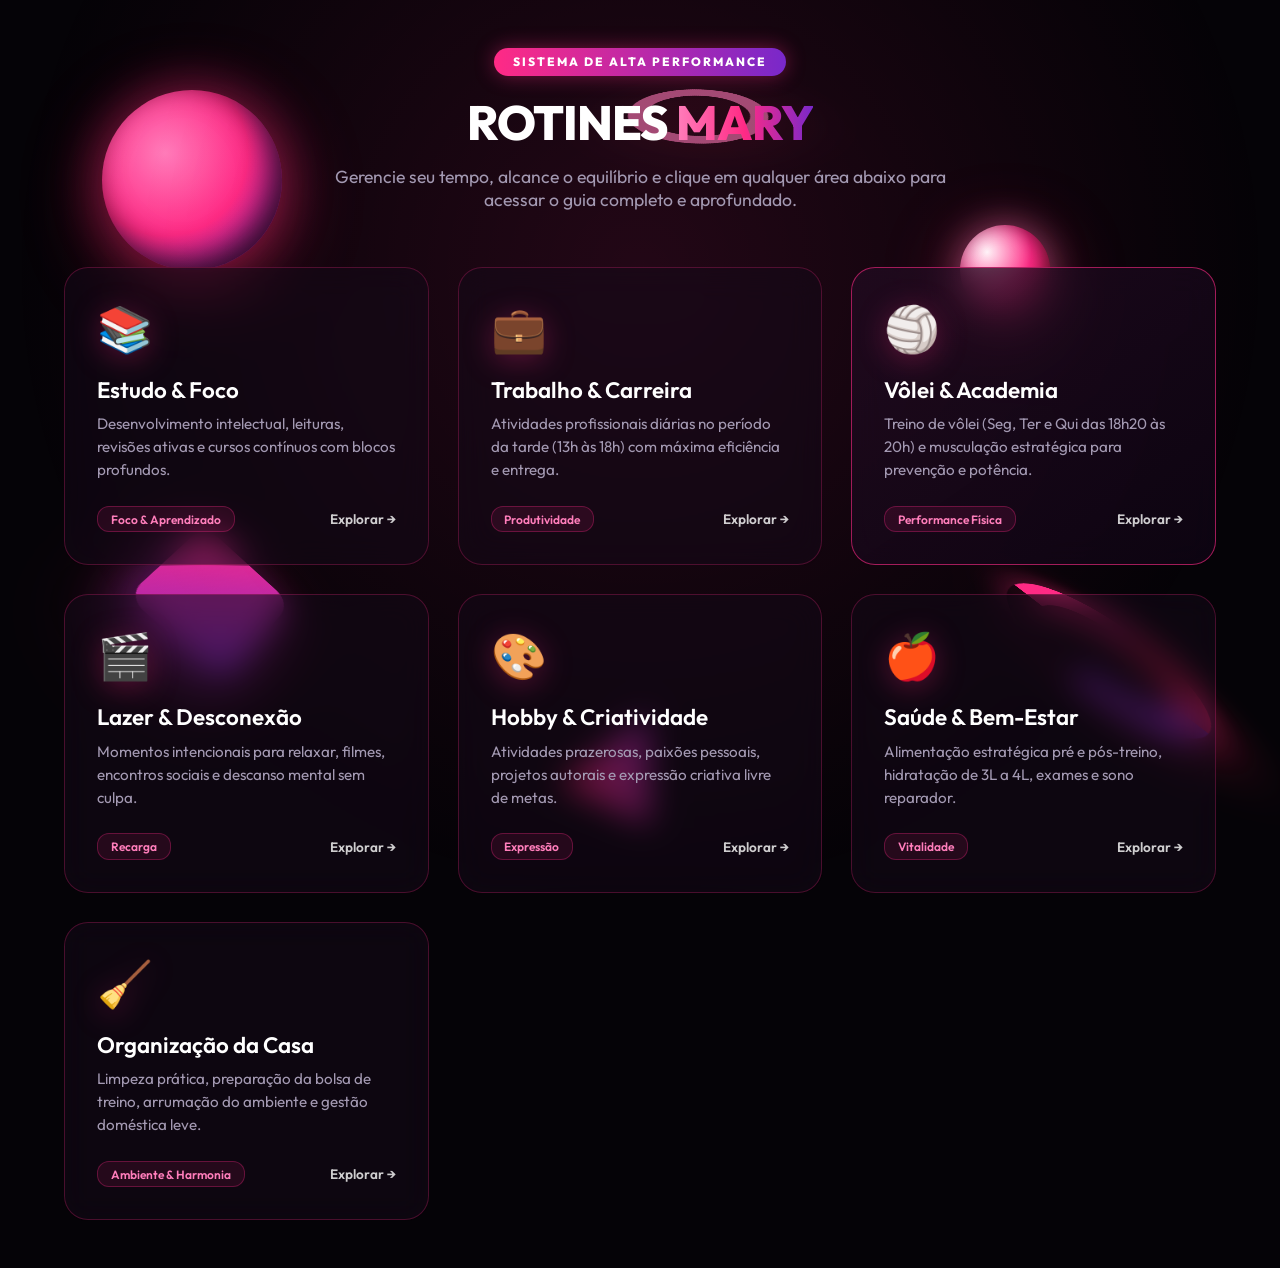
<file: index.html>
<!DOCTYPE html>
<html lang="pt-BR">
<head>
  <meta charset="UTF-8">
  <meta name="viewport" content="width=device-width, initial-scale=1.0">
  <title>ROTINES MARY // Organizador de Rotinas</title>
  <link rel="stylesheet" href="style.css">
  <link rel="preconnect" href="https://fonts.googleapis.com">
  <link rel="preconnect" href="https://fonts.gstatic.com" crossorigin>
  <link href="https://fonts.googleapis.com/css2?family=Outfit:wght@300;400;600;800&display=swap" rel="stylesheet">
</head>
<body>

  <!-- Elementos 3D Tridimensionais Flutuantes ao Fundo -->
  <div class="bg-3d-container" aria-hidden="true">
    <div class="shape3d sphere-1"></div>
    <div class="shape3d torus-1"></div>
    <div class="shape3d cube-1"></div>
    <div class="shape3d sphere-2"></div>
    <div class="shape3d pyramid-1"></div>
    <div class="shape3d torus-2"></div>
  </div>

  <!-- Overlay para profundidade -->
  <div class="overlay-glow"></div>

  <!-- Conteúdo Principal -->
  <div class="app-container">
    <header class="main-header">
      <div class="badge">SISTEMA DE ALTA PERFORMANCE</div>
      <h1>ROTINES <span>MARY</span></h1>
      <p>Gerencie seu tempo, alcance o equilíbrio e clique em qualquer área abaixo para acessar o guia completo e aprofundado.</p>
    </header>

    <main class="grid-container">
      <!-- Card 1: Estudo -->
      <a href="estudo.html" class="card-link">
        <article class="card">
          <div>
            <div class="card-icon">📚</div>
            <h2>Estudo & Foco</h2>
            <p class="card-desc">Desenvolvimento intelectual, leituras, revisões ativas e cursos contínuos com blocos profundos.</p>
          </div>
          <div class="card-footer">
            <span class="card-tag">Foco & Aprendizado</span>
            <span class="card-arrow">Explorar →</span>
          </div>
        </article>
      </a>

      <!-- Card 2: Trabalho -->
      <a href="trabalho.html" class="card-link">
        <article class="card">
          <div>
            <div class="card-icon">💼</div>
            <h2>Trabalho & Carreira</h2>
            <p class="card-desc">Atividades profissionais diárias no período da tarde (13h às 18h) com máxima eficiência e entrega.</p>
          </div>
          <div class="card-footer">
            <span class="card-tag">Produtividade</span>
            <span class="card-arrow">Explorar →</span>
          </div>
        </article>
      </a>

      <!-- Card 3: Esportes -->
      <a href="esportes.html" class="card-link">
        <article class="card highlight-card">
          <div>
            <div class="card-icon">🏐</div>
            <h2>Vôlei & Academia</h2>
            <p class="card-desc">Treino de vôlei (Seg, Ter e Qui das 18h20 às 20h) e musculação estratégica para prevenção e potência.</p>
          </div>
          <div class="card-footer">
            <span class="card-tag">Performance Física</span>
            <span class="card-arrow">Explorar →</span>
          </div>
        </article>
      </a>

      <!-- Card 4: Lazer -->
      <a href="lazer.html" class="card-link">
        <article class="card">
          <div>
            <div class="card-icon">🎬</div>
            <h2>Lazer & Desconexão</h2>
            <p class="card-desc">Momentos intencionais para relaxar, filmes, encontros sociais e descanso mental sem culpa.</p>
          </div>
          <div class="card-footer">
            <span class="card-tag">Recarga</span>
            <span class="card-arrow">Explorar →</span>
          </div>
        </article>
      </a>

      <!-- Card 5: Hobby -->
      <a href="hobby.html" class="card-link">
        <article class="card">
          <div>
            <div class="card-icon">🎨</div>
            <h2>Hobby & Criatividade</h2>
            <p class="card-desc">Atividades prazerosas, paixões pessoais, projetos autorais e expressão criativa livre de metas.</p>
          </div>
          <div class="card-footer">
            <span class="card-tag">Expressão</span>
            <span class="card-arrow">Explorar →</span>
          </div>
        </article>
      </a>

      <!-- Card 6: Saúde -->
      <a href="saude.html" class="card-link">
        <article class="card">
          <div>
            <div class="card-icon">🍎</div>
            <h2>Saúde & Bem-Estar</h2>
            <p class="card-desc">Alimentação estratégica pré e pós-treino, hidratação de 3L a 4L, exames e sono reparador.</p>
          </div>
          <div class="card-footer">
            <span class="card-tag">Vitalidade</span>
            <span class="card-arrow">Explorar →</span>
          </div>
        </article>
      </a>

      <!-- Card 7: Casa -->
      <a href="casa.html" class="card-link">
        <article class="card">
          <div>
            <div class="card-icon">🧹</div>
            <h2>Organização da Casa</h2>
            <p class="card-desc">Limpeza prática, preparação da bolsa de treino, arrumação do ambiente e gestão doméstica leve.</p>
          </div>
          <div class="card-footer">
            <span class="card-tag">Ambiente & Harmonia</span>
            <span class="card-arrow">Explorar →</span>
          </div>
        </article>
      </a>
    </main>
  </div>

</body>
</html>
</file>
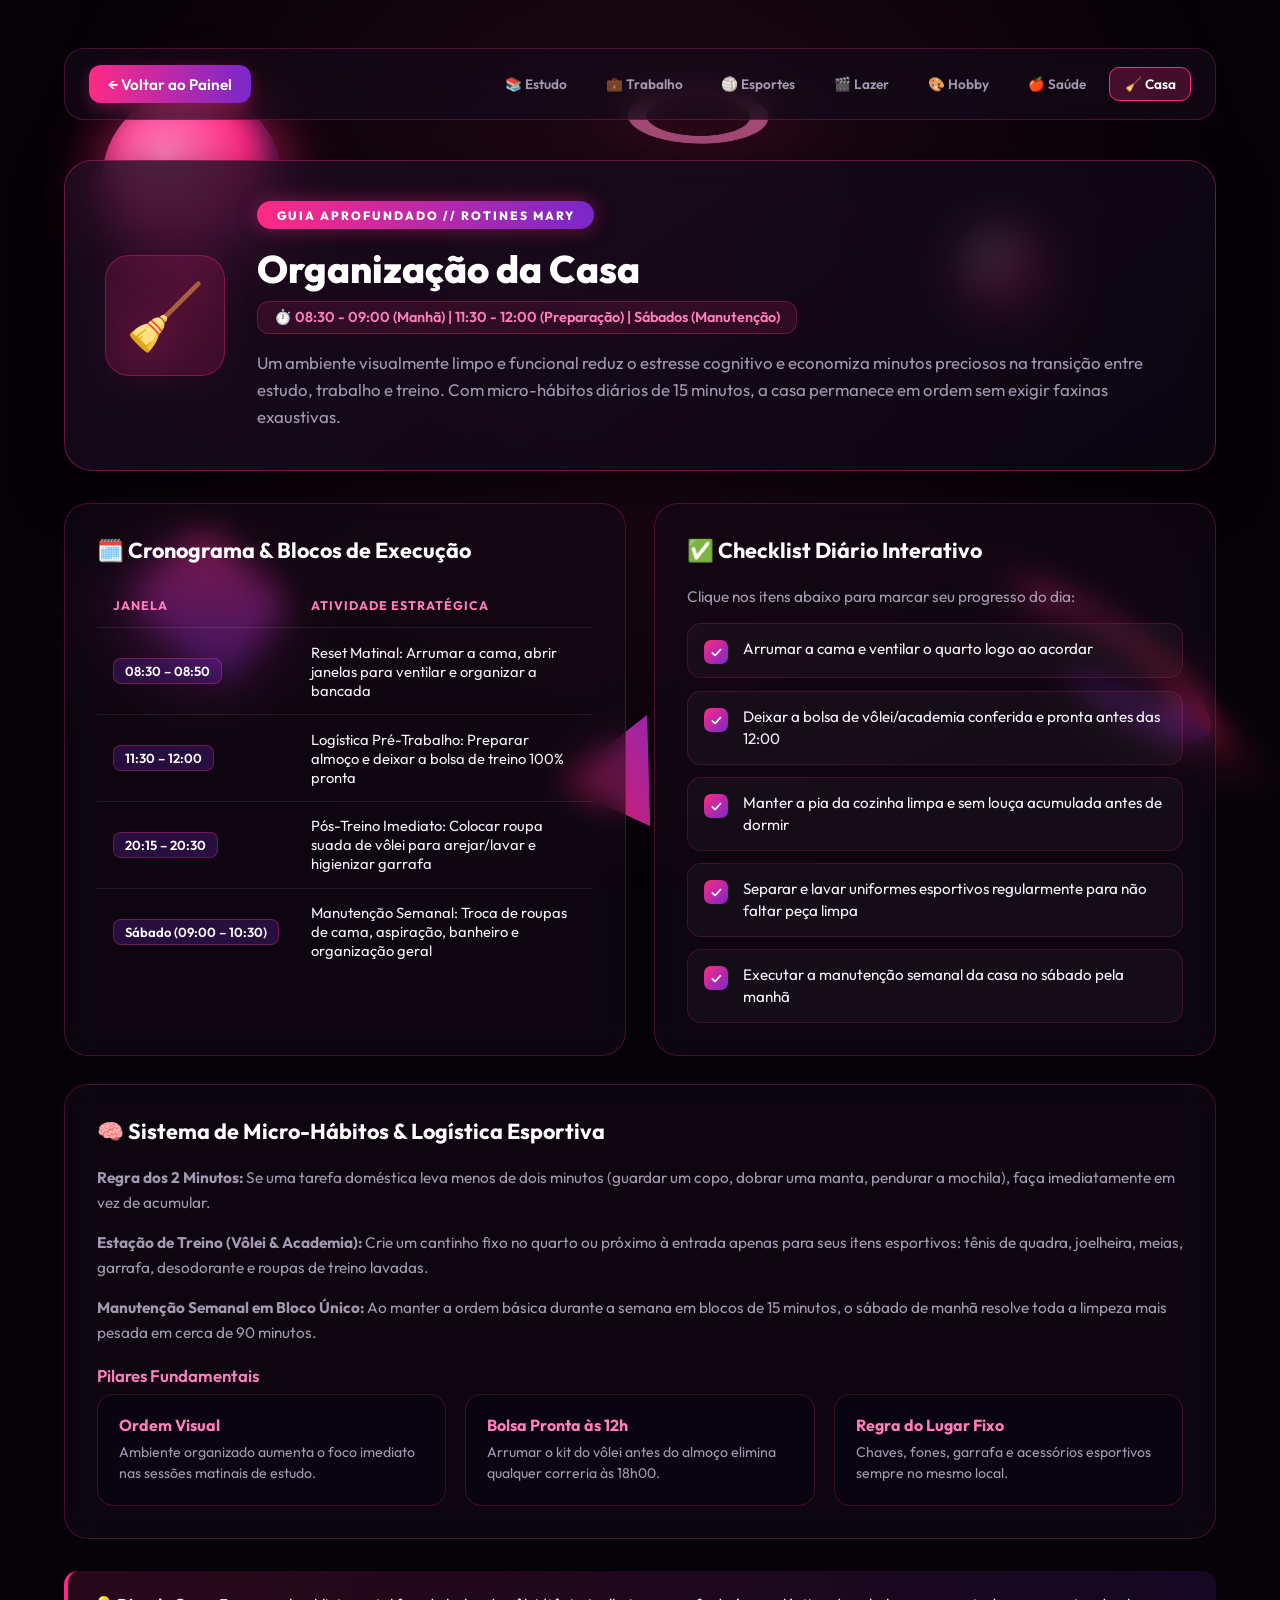
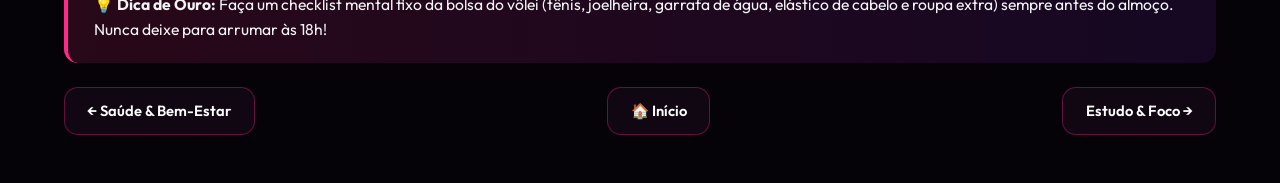
<file: casa.html>
<!DOCTYPE html>
<html lang="pt-BR">
<head>
  <meta charset="UTF-8">
  <meta name="viewport" content="width=device-width, initial-scale=1.0">
  <title>Organização da Casa // ROTINES MARY</title>
  <link rel="stylesheet" href="style.css">
  <link rel="preconnect" href="https://fonts.googleapis.com">
  <link rel="preconnect" href="https://fonts.gstatic.com" crossorigin>
  <link href="https://fonts.googleapis.com/css2?family=Outfit:wght@300;400;600;800&display=swap" rel="stylesheet">
</head>
<body>

  <!-- Elementos 3D Tridimensionais Flutuantes ao Fundo -->
  <div class="bg-3d-container" aria-hidden="true">
    <div class="shape3d sphere-1"></div>
    <div class="shape3d torus-1"></div>
    <div class="shape3d cube-1"></div>
    <div class="shape3d sphere-2"></div>
    <div class="shape3d pyramid-1"></div>
    <div class="shape3d torus-2"></div>
  </div>

  <!-- Overlay para profundidade -->
  <div class="overlay-glow"></div>

  <!-- Conteúdo da Página Secundária -->
  <div class="app-container">

    <!-- Barra de Navegação Superior -->
    <nav class="top-nav" aria-label="Navegação entre rotinas">
      <a href="index.html" class="btn-back">← Voltar ao Painel</a>
      <div class="quick-nav">
        <a href="estudo.html" class="">📚 Estudo</a>
        <a href="trabalho.html" class="">💼 Trabalho</a>
        <a href="esportes.html" class="">🏐 Esportes</a>
        <a href="lazer.html" class="">🎬 Lazer</a>
        <a href="hobby.html" class="">🎨 Hobby</a>
        <a href="saude.html" class="">🍎 Saúde</a>
        <a href="casa.html" class="active">🧹 Casa</a>
      </div>
    </nav>

    <!-- Cabeçalho Hero da Categoria -->
    <section class="subpage-hero">
      <div class="subpage-hero-icon">🧹</div>
      <div class="subpage-hero-content">
        <div class="badge">GUIA APROFUNDADO // ROTINES MARY</div>
        <h1>Organização da Casa</h1>
        <div class="subpage-schedule">⏱️ 08:30 - 09:00 (Manhã) | 11:30 - 12:00 (Preparação) | Sábados (Manutenção)</div>
        <p>Um ambiente visualmente limpo e funcional reduz o estresse cognitivo e economiza minutos preciosos na transição entre estudo, trabalho e treino. Com micro-hábitos diários de 15 minutos, a casa permanece em ordem sem exigir faxinas exaustivas.</p>
      </div>
    </section>

    <!-- Grade de Conteúdo Aprofundado -->
    <section class="detail-grid">
      <!-- Bloco 1: Cronograma Detalhado -->
      <article class="detail-panel">
        <h2>🗓️ Cronograma & Blocos de Execução</h2>
        <table class="schedule-table">
          <thead>
            <tr>
              <th>Janela</th>
              <th>Atividade Estratégica</th>
            </tr>
          </thead>
          <tbody>
              <tr><td><span class="time-pill">08:30 – 08:50</span></td><td>Reset Matinal: Arrumar a cama, abrir janelas para ventilar e organizar a bancada</td></tr>
              <tr><td><span class="time-pill">11:30 – 12:00</span></td><td>Logística Pré-Trabalho: Preparar almoço e deixar a bolsa de treino 100% pronta</td></tr>
              <tr><td><span class="time-pill">20:15 – 20:30</span></td><td>Pós-Treino Imediato: Colocar roupa suada de vôlei para arejar/lavar e higienizar garrafa</td></tr>
              <tr><td><span class="time-pill">Sábado (09:00 – 10:30)</span></td><td>Manutenção Semanal: Troca de roupas de cama, aspiração, banheiro e organização geral</td></tr>
          </tbody>
        </table>
      </article>

      <!-- Bloco 2: Checklist Interativo -->
      <article class="detail-panel">
        <h2>✅ Checklist Diário Interativo</h2>
        <p>Clique nos itens abaixo para marcar seu progresso do dia:</p>
        <ul class="interactive-checklist" id="checklist-casa">
          <li onclick="toggleCheck(this)"><span class="check-box">✓</span><span class="check-text">Arrumar a cama e ventilar o quarto logo ao acordar</span></li>
          <li onclick="toggleCheck(this)"><span class="check-box">✓</span><span class="check-text">Deixar a bolsa de vôlei/academia conferida e pronta antes das 12:00</span></li>
          <li onclick="toggleCheck(this)"><span class="check-box">✓</span><span class="check-text">Manter a pia da cozinha limpa e sem louça acumulada antes de dormir</span></li>
          <li onclick="toggleCheck(this)"><span class="check-box">✓</span><span class="check-text">Separar e lavar uniformes esportivos regularmente para não faltar peça limpa</span></li>
          <li onclick="toggleCheck(this)"><span class="check-box">✓</span><span class="check-text">Executar a manutenção semanal da casa no sábado pela manhã</span></li>
        </ul>
      </article>

      <!-- Bloco 3: Metodologia Aprofundada -->
      <article class="detail-panel full-width">
        <h2>🧠 Sistema de Micro-Hábitos & Logística Esportiva</h2>
        <p><strong>Regra dos 2 Minutos:</strong> Se uma tarefa doméstica leva menos de dois minutos (guardar um copo, dobrar uma manta, pendurar a mochila), faça imediatamente em vez de acumular.</p>
          <p><strong>Estação de Treino (Vôlei & Academia):</strong> Crie um cantinho fixo no quarto ou próximo à entrada apenas para seus itens esportivos: tênis de quadra, joelheira, meias, garrafa, desodorante e roupas de treino lavadas.</p>
          <p><strong>Manutenção Semanal em Bloco Único:</strong> Ao manter a ordem básica durante a semana em blocos de 15 minutos, o sábado de manhã resolve toda a limpeza mais pesada em cerca de 90 minutos.</p>

        <h3>Pilares Fundamentais</h3>
        <div class="pillars-grid">
          <div class="pillar-box"><strong>Ordem Visual</strong><span>Ambiente organizado aumenta o foco imediato nas sessões matinais de estudo.</span></div>
          <div class="pillar-box"><strong>Bolsa Pronta às 12h</strong><span>Arrumar o kit do vôlei antes do almoço elimina qualquer correria às 18h00.</span></div>
          <div class="pillar-box"><strong>Regra do Lugar Fixo</strong><span>Chaves, fones, garrafa e acessórios esportivos sempre no mesmo local.</span></div>
        </div>
      </article>
    </section>

    <!-- Dica de Ouro -->
    <div class="tip-banner">
      💡 <strong>Dica de Ouro:</strong> Faça um checklist mental fixo da bolsa do vôlei (tênis, joelheira, garrafa de água, elástico de cabelo e roupa extra) sempre antes do almoço. Nunca deixe para arrumar às 18h!
    </div>

    <!-- Navegação Inferior Anterior / Próximo -->
    <div class="page-footer-nav">
      <a href="saude.html" class="btn-nav-page">← Saúde & Bem-Estar</a>
      <a href="index.html" class="btn-nav-page">🏠 Início</a>
      <a href="estudo.html" class="btn-nav-page">Estudo & Foco →</a>
    </div>

  </div>

  <script>
    // Persistência simples no navegador para o checklist interativo
    const pageKey = 'rotines_mary_check_casa';
    const listEl = document.getElementById('checklist-casa');

    function loadChecks() {
      const saved = JSON.parse(localStorage.getItem(pageKey) || '[]');
      const items = listEl.querySelectorAll('li');
      items.forEach((li, idx) => {
        if (saved.includes(idx)) {
          li.classList.add('checked');
        }
      });
    }

    function toggleCheck(li) {
      li.classList.toggle('checked');
      const items = Array.from(listEl.querySelectorAll('li'));
      const checkedIndices = items
        .map((el, idx) => el.classList.contains('checked') ? idx : -1)
        .filter(idx => idx !== -1);
      localStorage.setItem(pageKey, JSON.stringify(checkedIndices));
    }

    loadChecks();
  </script>

</body>
</html>
</file>
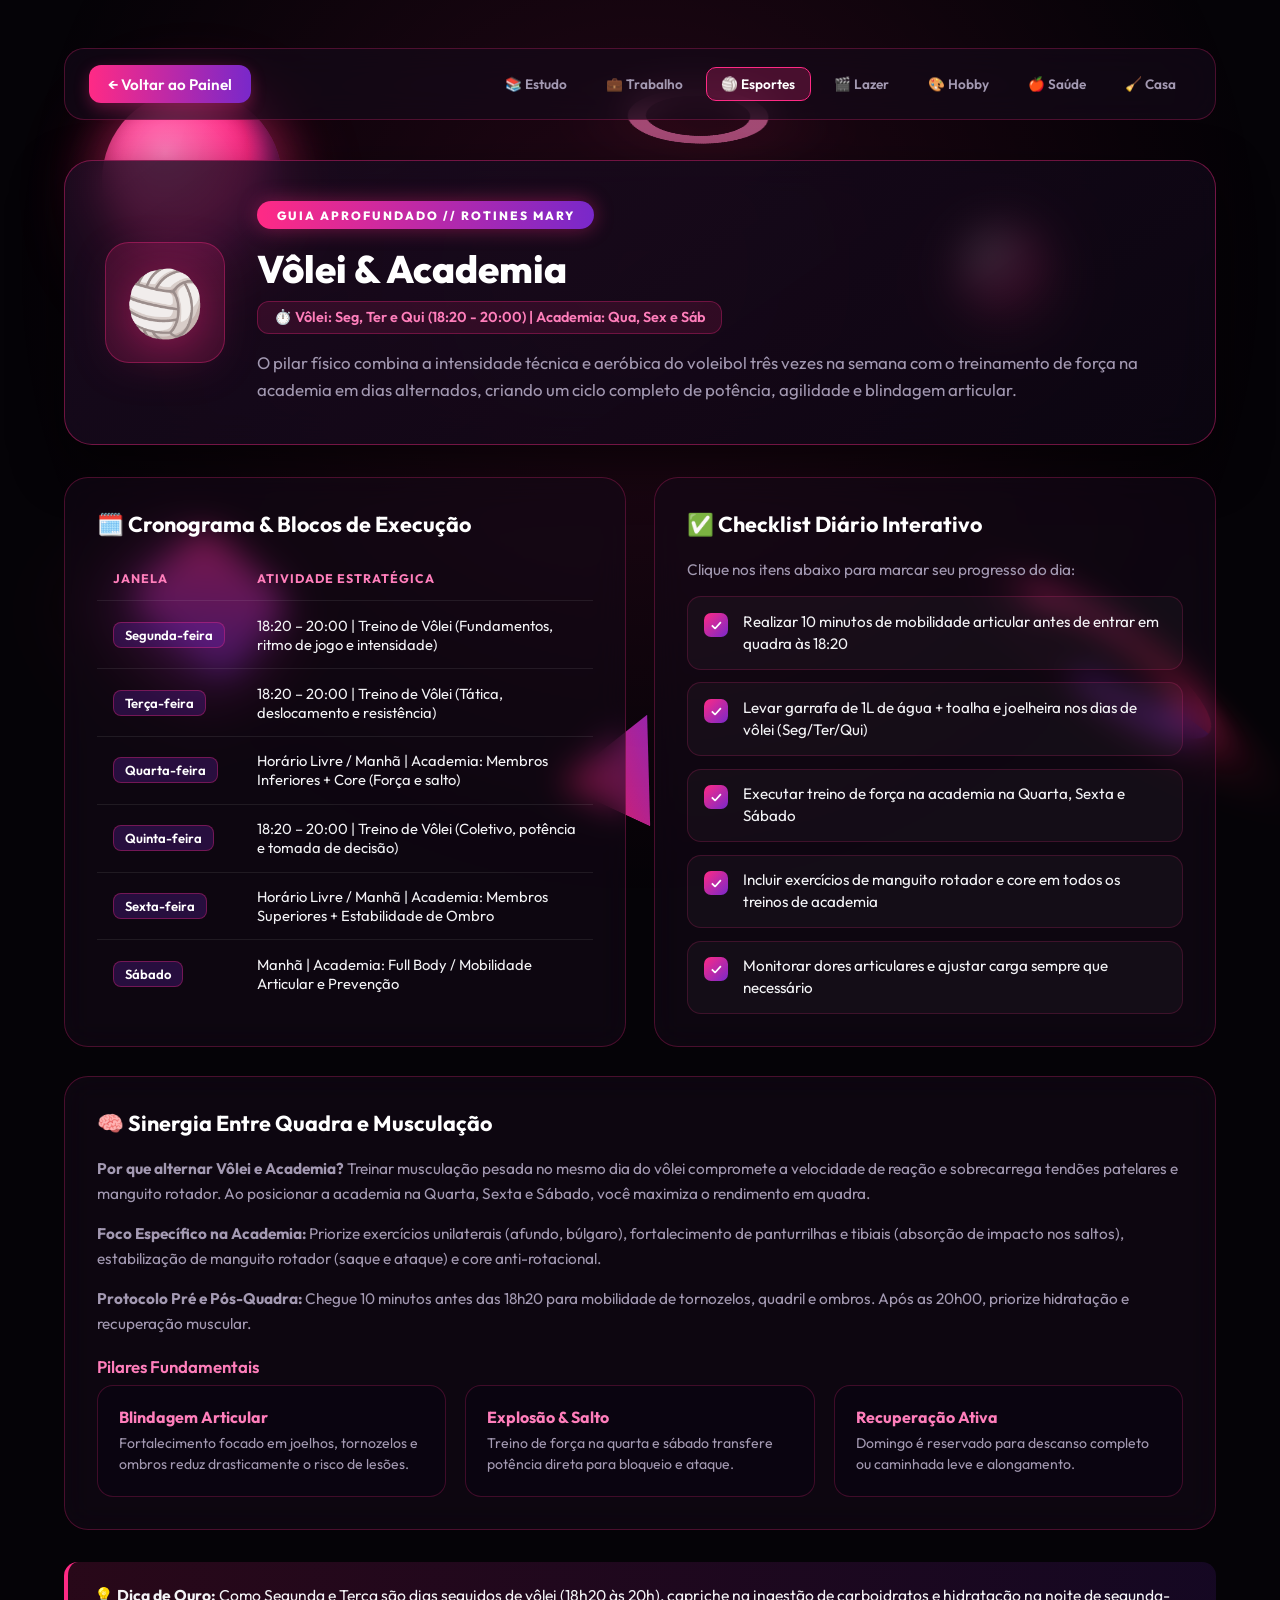
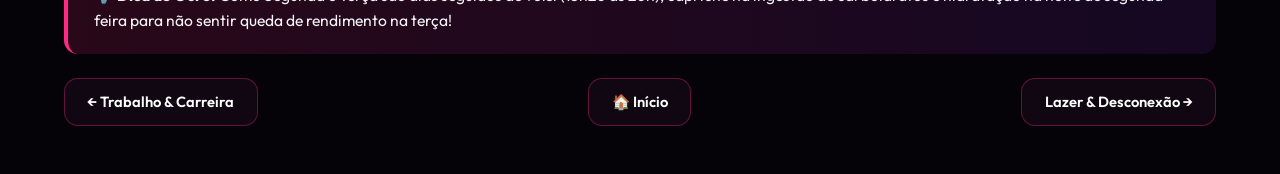
<file: esportes.html>
<!DOCTYPE html>
<html lang="pt-BR">
<head>
  <meta charset="UTF-8">
  <meta name="viewport" content="width=device-width, initial-scale=1.0">
  <title>Vôlei & Academia // ROTINES MARY</title>
  <link rel="stylesheet" href="style.css">
  <link rel="preconnect" href="https://fonts.googleapis.com">
  <link rel="preconnect" href="https://fonts.gstatic.com" crossorigin>
  <link href="https://fonts.googleapis.com/css2?family=Outfit:wght@300;400;600;800&display=swap" rel="stylesheet">
</head>
<body>

  <!-- Elementos 3D Tridimensionais Flutuantes ao Fundo -->
  <div class="bg-3d-container" aria-hidden="true">
    <div class="shape3d sphere-1"></div>
    <div class="shape3d torus-1"></div>
    <div class="shape3d cube-1"></div>
    <div class="shape3d sphere-2"></div>
    <div class="shape3d pyramid-1"></div>
    <div class="shape3d torus-2"></div>
  </div>

  <!-- Overlay para profundidade -->
  <div class="overlay-glow"></div>

  <!-- Conteúdo da Página Secundária -->
  <div class="app-container">

    <!-- Barra de Navegação Superior -->
    <nav class="top-nav" aria-label="Navegação entre rotinas">
      <a href="index.html" class="btn-back">← Voltar ao Painel</a>
      <div class="quick-nav">
        <a href="estudo.html" class="">📚 Estudo</a>
        <a href="trabalho.html" class="">💼 Trabalho</a>
        <a href="esportes.html" class="active">🏐 Esportes</a>
        <a href="lazer.html" class="">🎬 Lazer</a>
        <a href="hobby.html" class="">🎨 Hobby</a>
        <a href="saude.html" class="">🍎 Saúde</a>
        <a href="casa.html" class="">🧹 Casa</a>
      </div>
    </nav>

    <!-- Cabeçalho Hero da Categoria -->
    <section class="subpage-hero">
      <div class="subpage-hero-icon">🏐</div>
      <div class="subpage-hero-content">
        <div class="badge">GUIA APROFUNDADO // ROTINES MARY</div>
        <h1>Vôlei & Academia</h1>
        <div class="subpage-schedule">⏱️ Vôlei: Seg, Ter e Qui (18:20 - 20:00) | Academia: Qua, Sex e Sáb</div>
        <p>O pilar físico combina a intensidade técnica e aeróbica do voleibol três vezes na semana com o treinamento de força na academia em dias alternados, criando um ciclo completo de potência, agilidade e blindagem articular.</p>
      </div>
    </section>

    <!-- Grade de Conteúdo Aprofundado -->
    <section class="detail-grid">
      <!-- Bloco 1: Cronograma Detalhado -->
      <article class="detail-panel">
        <h2>🗓️ Cronograma & Blocos de Execução</h2>
        <table class="schedule-table">
          <thead>
            <tr>
              <th>Janela</th>
              <th>Atividade Estratégica</th>
            </tr>
          </thead>
          <tbody>
              <tr><td><span class="time-pill">Segunda-feira</span></td><td>18:20 – 20:00 | Treino de Vôlei (Fundamentos, ritmo de jogo e intensidade)</td></tr>
              <tr><td><span class="time-pill">Terça-feira</span></td><td>18:20 – 20:00 | Treino de Vôlei (Tática, deslocamento e resistência)</td></tr>
              <tr><td><span class="time-pill">Quarta-feira</span></td><td>Horário Livre / Manhã | Academia: Membros Inferiores + Core (Força e salto)</td></tr>
              <tr><td><span class="time-pill">Quinta-feira</span></td><td>18:20 – 20:00 | Treino de Vôlei (Coletivo, potência e tomada de decisão)</td></tr>
              <tr><td><span class="time-pill">Sexta-feira</span></td><td>Horário Livre / Manhã | Academia: Membros Superiores + Estabilidade de Ombro</td></tr>
              <tr><td><span class="time-pill">Sábado</span></td><td>Manhã | Academia: Full Body / Mobilidade Articular e Prevenção</td></tr>
          </tbody>
        </table>
      </article>

      <!-- Bloco 2: Checklist Interativo -->
      <article class="detail-panel">
        <h2>✅ Checklist Diário Interativo</h2>
        <p>Clique nos itens abaixo para marcar seu progresso do dia:</p>
        <ul class="interactive-checklist" id="checklist-esportes">
          <li onclick="toggleCheck(this)"><span class="check-box">✓</span><span class="check-text">Realizar 10 minutos de mobilidade articular antes de entrar em quadra às 18:20</span></li>
          <li onclick="toggleCheck(this)"><span class="check-box">✓</span><span class="check-text">Levar garrafa de 1L de água + toalha e joelheira nos dias de vôlei (Seg/Ter/Qui)</span></li>
          <li onclick="toggleCheck(this)"><span class="check-box">✓</span><span class="check-text">Executar treino de força na academia na Quarta, Sexta e Sábado</span></li>
          <li onclick="toggleCheck(this)"><span class="check-box">✓</span><span class="check-text">Incluir exercícios de manguito rotador e core em todos os treinos de academia</span></li>
          <li onclick="toggleCheck(this)"><span class="check-box">✓</span><span class="check-text">Monitorar dores articulares e ajustar carga sempre que necessário</span></li>
        </ul>
      </article>

      <!-- Bloco 3: Metodologia Aprofundada -->
      <article class="detail-panel full-width">
        <h2>🧠 Sinergia Entre Quadra e Musculação</h2>
        <p><strong>Por que alternar Vôlei e Academia?</strong> Treinar musculação pesada no mesmo dia do vôlei compromete a velocidade de reação e sobrecarrega tendões patelares e manguito rotador. Ao posicionar a academia na Quarta, Sexta e Sábado, você maximiza o rendimento em quadra.</p>
          <p><strong>Foco Específico na Academia:</strong> Priorize exercícios unilaterais (afundo, búlgaro), fortalecimento de panturrilhas e tibiais (absorção de impacto nos saltos), estabilização de manguito rotador (saque e ataque) e core anti-rotacional.</p>
          <p><strong>Protocolo Pré e Pós-Quadra:</strong> Chegue 10 minutos antes das 18h20 para mobilidade de tornozelos, quadril e ombros. Após as 20h00, priorize hidratação e recuperação muscular.</p>

        <h3>Pilares Fundamentais</h3>
        <div class="pillars-grid">
          <div class="pillar-box"><strong>Blindagem Articular</strong><span>Fortalecimento focado em joelhos, tornozelos e ombros reduz drasticamente o risco de lesões.</span></div>
          <div class="pillar-box"><strong>Explosão & Salto</strong><span>Treino de força na quarta e sábado transfere potência direta para bloqueio e ataque.</span></div>
          <div class="pillar-box"><strong>Recuperação Ativa</strong><span>Domingo é reservado para descanso completo ou caminhada leve e alongamento.</span></div>
        </div>
      </article>
    </section>

    <!-- Dica de Ouro -->
    <div class="tip-banner">
      💡 <strong>Dica de Ouro:</strong> Como Segunda e Terça são dias seguidos de vôlei (18h20 às 20h), capriche na ingestão de carboidratos e hidratação na noite de segunda-feira para não sentir queda de rendimento na terça!
    </div>

    <!-- Navegação Inferior Anterior / Próximo -->
    <div class="page-footer-nav">
      <a href="trabalho.html" class="btn-nav-page">← Trabalho & Carreira</a>
      <a href="index.html" class="btn-nav-page">🏠 Início</a>
      <a href="lazer.html" class="btn-nav-page">Lazer & Desconexão →</a>
    </div>

  </div>

  <script>
    // Persistência simples no navegador para o checklist interativo
    const pageKey = 'rotines_mary_check_esportes';
    const listEl = document.getElementById('checklist-esportes');

    function loadChecks() {
      const saved = JSON.parse(localStorage.getItem(pageKey) || '[]');
      const items = listEl.querySelectorAll('li');
      items.forEach((li, idx) => {
        if (saved.includes(idx)) {
          li.classList.add('checked');
        }
      });
    }

    function toggleCheck(li) {
      li.classList.toggle('checked');
      const items = Array.from(listEl.querySelectorAll('li'));
      const checkedIndices = items
        .map((el, idx) => el.classList.contains('checked') ? idx : -1)
        .filter(idx => idx !== -1);
      localStorage.setItem(pageKey, JSON.stringify(checkedIndices));
    }

    loadChecks();
  </script>

</body>
</html>
</file>
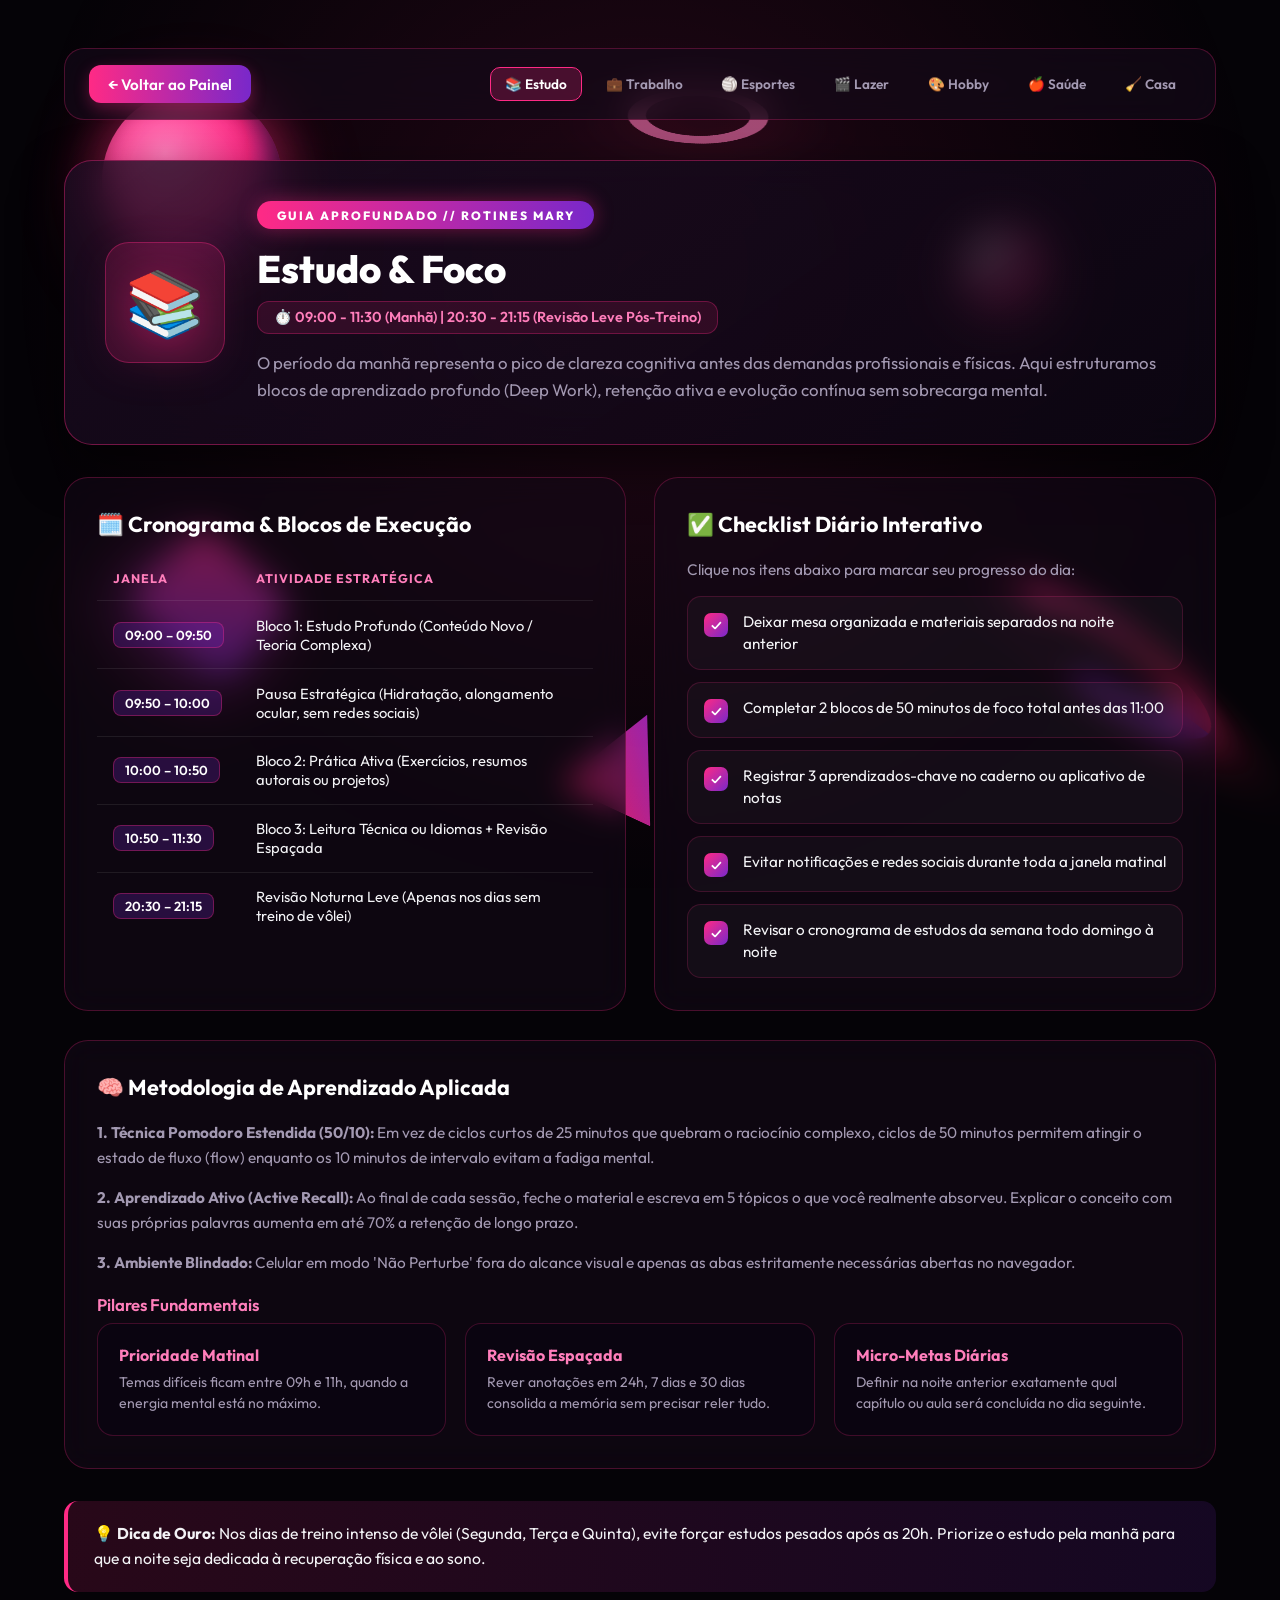
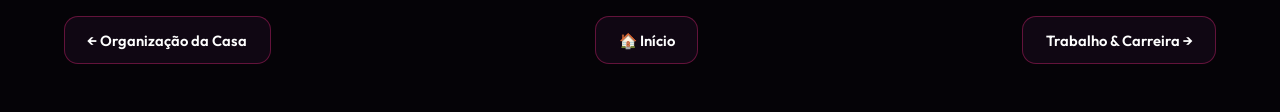
<file: estudo.html>
<!DOCTYPE html>
<html lang="pt-BR">
<head>
  <meta charset="UTF-8">
  <meta name="viewport" content="width=device-width, initial-scale=1.0">
  <title>Estudo & Foco // ROTINES MARY</title>
  <link rel="stylesheet" href="style.css">
  <link rel="preconnect" href="https://fonts.googleapis.com">
  <link rel="preconnect" href="https://fonts.gstatic.com" crossorigin>
  <link href="https://fonts.googleapis.com/css2?family=Outfit:wght@300;400;600;800&display=swap" rel="stylesheet">
</head>
<body>

  <!-- Elementos 3D Tridimensionais Flutuantes ao Fundo -->
  <div class="bg-3d-container" aria-hidden="true">
    <div class="shape3d sphere-1"></div>
    <div class="shape3d torus-1"></div>
    <div class="shape3d cube-1"></div>
    <div class="shape3d sphere-2"></div>
    <div class="shape3d pyramid-1"></div>
    <div class="shape3d torus-2"></div>
  </div>

  <!-- Overlay para profundidade -->
  <div class="overlay-glow"></div>

  <!-- Conteúdo da Página Secundária -->
  <div class="app-container">

    <!-- Barra de Navegação Superior -->
    <nav class="top-nav" aria-label="Navegação entre rotinas">
      <a href="index.html" class="btn-back">← Voltar ao Painel</a>
      <div class="quick-nav">
        <a href="estudo.html" class="active">📚 Estudo</a>
        <a href="trabalho.html" class="">💼 Trabalho</a>
        <a href="esportes.html" class="">🏐 Esportes</a>
        <a href="lazer.html" class="">🎬 Lazer</a>
        <a href="hobby.html" class="">🎨 Hobby</a>
        <a href="saude.html" class="">🍎 Saúde</a>
        <a href="casa.html" class="">🧹 Casa</a>
      </div>
    </nav>

    <!-- Cabeçalho Hero da Categoria -->
    <section class="subpage-hero">
      <div class="subpage-hero-icon">📚</div>
      <div class="subpage-hero-content">
        <div class="badge">GUIA APROFUNDADO // ROTINES MARY</div>
        <h1>Estudo & Foco</h1>
        <div class="subpage-schedule">⏱️ 09:00 - 11:30 (Manhã) | 20:30 - 21:15 (Revisão Leve Pós-Treino)</div>
        <p>O período da manhã representa o pico de clareza cognitiva antes das demandas profissionais e físicas. Aqui estruturamos blocos de aprendizado profundo (Deep Work), retenção ativa e evolução contínua sem sobrecarga mental.</p>
      </div>
    </section>

    <!-- Grade de Conteúdo Aprofundado -->
    <section class="detail-grid">
      <!-- Bloco 1: Cronograma Detalhado -->
      <article class="detail-panel">
        <h2>🗓️ Cronograma & Blocos de Execução</h2>
        <table class="schedule-table">
          <thead>
            <tr>
              <th>Janela</th>
              <th>Atividade Estratégica</th>
            </tr>
          </thead>
          <tbody>
              <tr><td><span class="time-pill">09:00 – 09:50</span></td><td>Bloco 1: Estudo Profundo (Conteúdo Novo / Teoria Complexa)</td></tr>
              <tr><td><span class="time-pill">09:50 – 10:00</span></td><td>Pausa Estratégica (Hidratação, alongamento ocular, sem redes sociais)</td></tr>
              <tr><td><span class="time-pill">10:00 – 10:50</span></td><td>Bloco 2: Prática Ativa (Exercícios, resumos autorais ou projetos)</td></tr>
              <tr><td><span class="time-pill">10:50 – 11:30</span></td><td>Bloco 3: Leitura Técnica ou Idiomas + Revisão Espaçada</td></tr>
              <tr><td><span class="time-pill">20:30 – 21:15</span></td><td>Revisão Noturna Leve (Apenas nos dias sem treino de vôlei)</td></tr>
          </tbody>
        </table>
      </article>

      <!-- Bloco 2: Checklist Interativo -->
      <article class="detail-panel">
        <h2>✅ Checklist Diário Interativo</h2>
        <p>Clique nos itens abaixo para marcar seu progresso do dia:</p>
        <ul class="interactive-checklist" id="checklist-estudo">
          <li onclick="toggleCheck(this)"><span class="check-box">✓</span><span class="check-text">Deixar mesa organizada e materiais separados na noite anterior</span></li>
          <li onclick="toggleCheck(this)"><span class="check-box">✓</span><span class="check-text">Completar 2 blocos de 50 minutos de foco total antes das 11:00</span></li>
          <li onclick="toggleCheck(this)"><span class="check-box">✓</span><span class="check-text">Registrar 3 aprendizados-chave no caderno ou aplicativo de notas</span></li>
          <li onclick="toggleCheck(this)"><span class="check-box">✓</span><span class="check-text">Evitar notificações e redes sociais durante toda a janela matinal</span></li>
          <li onclick="toggleCheck(this)"><span class="check-box">✓</span><span class="check-text">Revisar o cronograma de estudos da semana todo domingo à noite</span></li>
        </ul>
      </article>

      <!-- Bloco 3: Metodologia Aprofundada -->
      <article class="detail-panel full-width">
        <h2>🧠 Metodologia de Aprendizado Aplicada</h2>
        <p><strong>1. Técnica Pomodoro Estendida (50/10):</strong> Em vez de ciclos curtos de 25 minutos que quebram o raciocínio complexo, ciclos de 50 minutos permitem atingir o estado de fluxo (flow) enquanto os 10 minutos de intervalo evitam a fadiga mental.</p>
          <p><strong>2. Aprendizado Ativo (Active Recall):</strong> Ao final de cada sessão, feche o material e escreva em 5 tópicos o que você realmente absorveu. Explicar o conceito com suas próprias palavras aumenta em até 70% a retenção de longo prazo.</p>
          <p><strong>3. Ambiente Blindado:</strong> Celular em modo 'Não Perturbe' fora do alcance visual e apenas as abas estritamente necessárias abertas no navegador.</p>

        <h3>Pilares Fundamentais</h3>
        <div class="pillars-grid">
          <div class="pillar-box"><strong>Prioridade Matinal</strong><span>Temas difíceis ficam entre 09h e 11h, quando a energia mental está no máximo.</span></div>
          <div class="pillar-box"><strong>Revisão Espaçada</strong><span>Rever anotações em 24h, 7 dias e 30 dias consolida a memória sem precisar reler tudo.</span></div>
          <div class="pillar-box"><strong>Micro-Metas Diárias</strong><span>Definir na noite anterior exatamente qual capítulo ou aula será concluída no dia seguinte.</span></div>
        </div>
      </article>
    </section>

    <!-- Dica de Ouro -->
    <div class="tip-banner">
      💡 <strong>Dica de Ouro:</strong> Nos dias de treino intenso de vôlei (Segunda, Terça e Quinta), evite forçar estudos pesados após as 20h. Priorize o estudo pela manhã para que a noite seja dedicada à recuperação física e ao sono.
    </div>

    <!-- Navegação Inferior Anterior / Próximo -->
    <div class="page-footer-nav">
      <a href="casa.html" class="btn-nav-page">← Organização da Casa</a>
      <a href="index.html" class="btn-nav-page">🏠 Início</a>
      <a href="trabalho.html" class="btn-nav-page">Trabalho & Carreira →</a>
    </div>

  </div>

  <script>
    // Persistência simples no navegador para o checklist interativo
    const pageKey = 'rotines_mary_check_estudo';
    const listEl = document.getElementById('checklist-estudo');

    function loadChecks() {
      const saved = JSON.parse(localStorage.getItem(pageKey) || '[]');
      const items = listEl.querySelectorAll('li');
      items.forEach((li, idx) => {
        if (saved.includes(idx)) {
          li.classList.add('checked');
        }
      });
    }

    function toggleCheck(li) {
      li.classList.toggle('checked');
      const items = Array.from(listEl.querySelectorAll('li'));
      const checkedIndices = items
        .map((el, idx) => el.classList.contains('checked') ? idx : -1)
        .filter(idx => idx !== -1);
      localStorage.setItem(pageKey, JSON.stringify(checkedIndices));
    }

    loadChecks();
  </script>

</body>
</html>
</file>
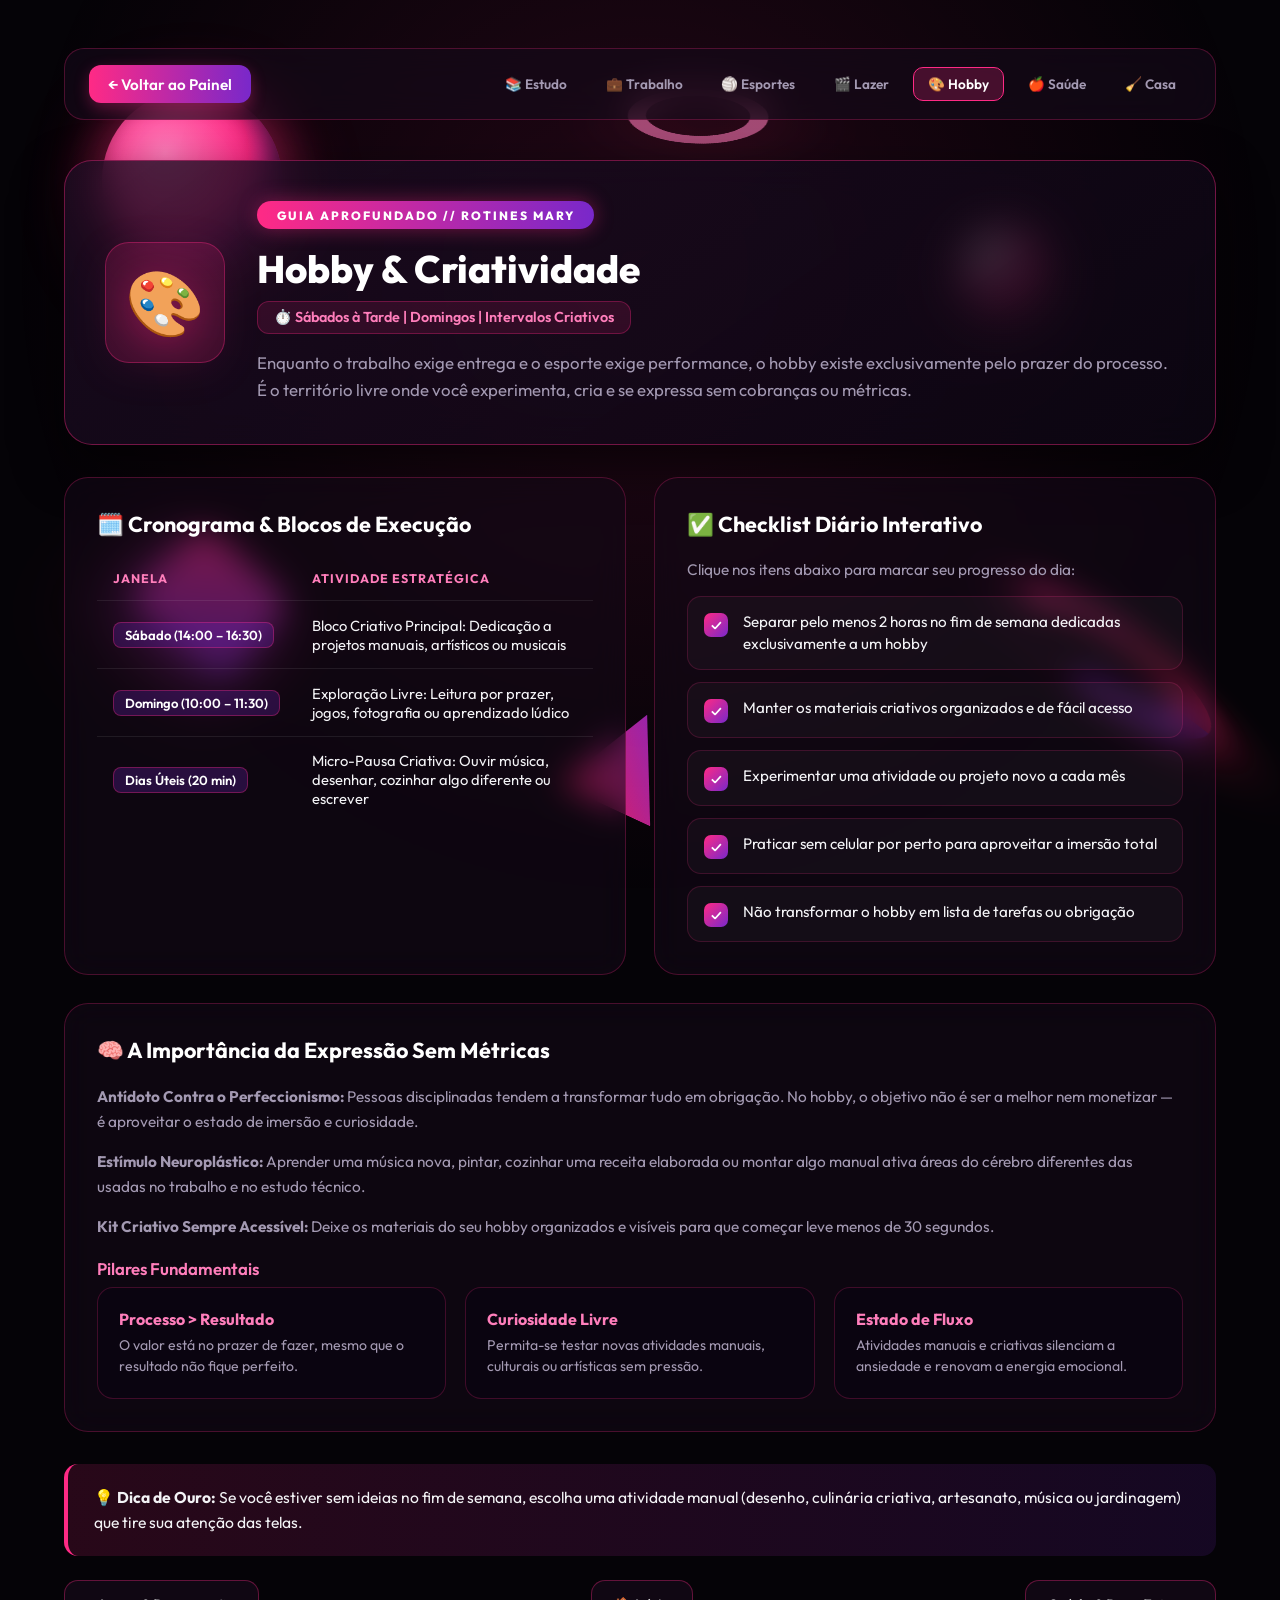
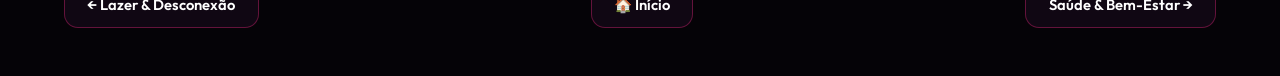
<file: hobby.html>
<!DOCTYPE html>
<html lang="pt-BR">
<head>
  <meta charset="UTF-8">
  <meta name="viewport" content="width=device-width, initial-scale=1.0">
  <title>Hobby & Criatividade // ROTINES MARY</title>
  <link rel="stylesheet" href="style.css">
  <link rel="preconnect" href="https://fonts.googleapis.com">
  <link rel="preconnect" href="https://fonts.gstatic.com" crossorigin>
  <link href="https://fonts.googleapis.com/css2?family=Outfit:wght@300;400;600;800&display=swap" rel="stylesheet">
</head>
<body>

  <!-- Elementos 3D Tridimensionais Flutuantes ao Fundo -->
  <div class="bg-3d-container" aria-hidden="true">
    <div class="shape3d sphere-1"></div>
    <div class="shape3d torus-1"></div>
    <div class="shape3d cube-1"></div>
    <div class="shape3d sphere-2"></div>
    <div class="shape3d pyramid-1"></div>
    <div class="shape3d torus-2"></div>
  </div>

  <!-- Overlay para profundidade -->
  <div class="overlay-glow"></div>

  <!-- Conteúdo da Página Secundária -->
  <div class="app-container">

    <!-- Barra de Navegação Superior -->
    <nav class="top-nav" aria-label="Navegação entre rotinas">
      <a href="index.html" class="btn-back">← Voltar ao Painel</a>
      <div class="quick-nav">
        <a href="estudo.html" class="">📚 Estudo</a>
        <a href="trabalho.html" class="">💼 Trabalho</a>
        <a href="esportes.html" class="">🏐 Esportes</a>
        <a href="lazer.html" class="">🎬 Lazer</a>
        <a href="hobby.html" class="active">🎨 Hobby</a>
        <a href="saude.html" class="">🍎 Saúde</a>
        <a href="casa.html" class="">🧹 Casa</a>
      </div>
    </nav>

    <!-- Cabeçalho Hero da Categoria -->
    <section class="subpage-hero">
      <div class="subpage-hero-icon">🎨</div>
      <div class="subpage-hero-content">
        <div class="badge">GUIA APROFUNDADO // ROTINES MARY</div>
        <h1>Hobby & Criatividade</h1>
        <div class="subpage-schedule">⏱️ Sábados à Tarde | Domingos | Intervalos Criativos</div>
        <p>Enquanto o trabalho exige entrega e o esporte exige performance, o hobby existe exclusivamente pelo prazer do processo. É o território livre onde você experimenta, cria e se expressa sem cobranças ou métricas.</p>
      </div>
    </section>

    <!-- Grade de Conteúdo Aprofundado -->
    <section class="detail-grid">
      <!-- Bloco 1: Cronograma Detalhado -->
      <article class="detail-panel">
        <h2>🗓️ Cronograma & Blocos de Execução</h2>
        <table class="schedule-table">
          <thead>
            <tr>
              <th>Janela</th>
              <th>Atividade Estratégica</th>
            </tr>
          </thead>
          <tbody>
              <tr><td><span class="time-pill">Sábado (14:00 – 16:30)</span></td><td>Bloco Criativo Principal: Dedicação a projetos manuais, artísticos ou musicais</td></tr>
              <tr><td><span class="time-pill">Domingo (10:00 – 11:30)</span></td><td>Exploração Livre: Leitura por prazer, jogos, fotografia ou aprendizado lúdico</td></tr>
              <tr><td><span class="time-pill">Dias Úteis (20 min)</span></td><td>Micro-Pausa Criativa: Ouvir música, desenhar, cozinhar algo diferente ou escrever</td></tr>
          </tbody>
        </table>
      </article>

      <!-- Bloco 2: Checklist Interativo -->
      <article class="detail-panel">
        <h2>✅ Checklist Diário Interativo</h2>
        <p>Clique nos itens abaixo para marcar seu progresso do dia:</p>
        <ul class="interactive-checklist" id="checklist-hobby">
          <li onclick="toggleCheck(this)"><span class="check-box">✓</span><span class="check-text">Separar pelo menos 2 horas no fim de semana dedicadas exclusivamente a um hobby</span></li>
          <li onclick="toggleCheck(this)"><span class="check-box">✓</span><span class="check-text">Manter os materiais criativos organizados e de fácil acesso</span></li>
          <li onclick="toggleCheck(this)"><span class="check-box">✓</span><span class="check-text">Experimentar uma atividade ou projeto novo a cada mês</span></li>
          <li onclick="toggleCheck(this)"><span class="check-box">✓</span><span class="check-text">Praticar sem celular por perto para aproveitar a imersão total</span></li>
          <li onclick="toggleCheck(this)"><span class="check-box">✓</span><span class="check-text">Não transformar o hobby em lista de tarefas ou obrigação</span></li>
        </ul>
      </article>

      <!-- Bloco 3: Metodologia Aprofundada -->
      <article class="detail-panel full-width">
        <h2>🧠 A Importância da Expressão Sem Métricas</h2>
        <p><strong>Antídoto Contra o Perfeccionismo:</strong> Pessoas disciplinadas tendem a transformar tudo em obrigação. No hobby, o objetivo não é ser a melhor nem monetizar — é aproveitar o estado de imersão e curiosidade.</p>
          <p><strong>Estímulo Neuroplástico:</strong> Aprender uma música nova, pintar, cozinhar uma receita elaborada ou montar algo manual ativa áreas do cérebro diferentes das usadas no trabalho e no estudo técnico.</p>
          <p><strong>Kit Criativo Sempre Acessível:</strong> Deixe os materiais do seu hobby organizados e visíveis para que começar leve menos de 30 segundos.</p>

        <h3>Pilares Fundamentais</h3>
        <div class="pillars-grid">
          <div class="pillar-box"><strong>Processo > Resultado</strong><span>O valor está no prazer de fazer, mesmo que o resultado não fique perfeito.</span></div>
          <div class="pillar-box"><strong>Curiosidade Livre</strong><span>Permita-se testar novas atividades manuais, culturais ou artísticas sem pressão.</span></div>
          <div class="pillar-box"><strong>Estado de Fluxo</strong><span>Atividades manuais e criativas silenciam a ansiedade e renovam a energia emocional.</span></div>
        </div>
      </article>
    </section>

    <!-- Dica de Ouro -->
    <div class="tip-banner">
      💡 <strong>Dica de Ouro:</strong> Se você estiver sem ideias no fim de semana, escolha uma atividade manual (desenho, culinária criativa, artesanato, música ou jardinagem) que tire sua atenção das telas.
    </div>

    <!-- Navegação Inferior Anterior / Próximo -->
    <div class="page-footer-nav">
      <a href="lazer.html" class="btn-nav-page">← Lazer & Desconexão</a>
      <a href="index.html" class="btn-nav-page">🏠 Início</a>
      <a href="saude.html" class="btn-nav-page">Saúde & Bem-Estar →</a>
    </div>

  </div>

  <script>
    // Persistência simples no navegador para o checklist interativo
    const pageKey = 'rotines_mary_check_hobby';
    const listEl = document.getElementById('checklist-hobby');

    function loadChecks() {
      const saved = JSON.parse(localStorage.getItem(pageKey) || '[]');
      const items = listEl.querySelectorAll('li');
      items.forEach((li, idx) => {
        if (saved.includes(idx)) {
          li.classList.add('checked');
        }
      });
    }

    function toggleCheck(li) {
      li.classList.toggle('checked');
      const items = Array.from(listEl.querySelectorAll('li'));
      const checkedIndices = items
        .map((el, idx) => el.classList.contains('checked') ? idx : -1)
        .filter(idx => idx !== -1);
      localStorage.setItem(pageKey, JSON.stringify(checkedIndices));
    }

    loadChecks();
  </script>

</body>
</html>
</file>
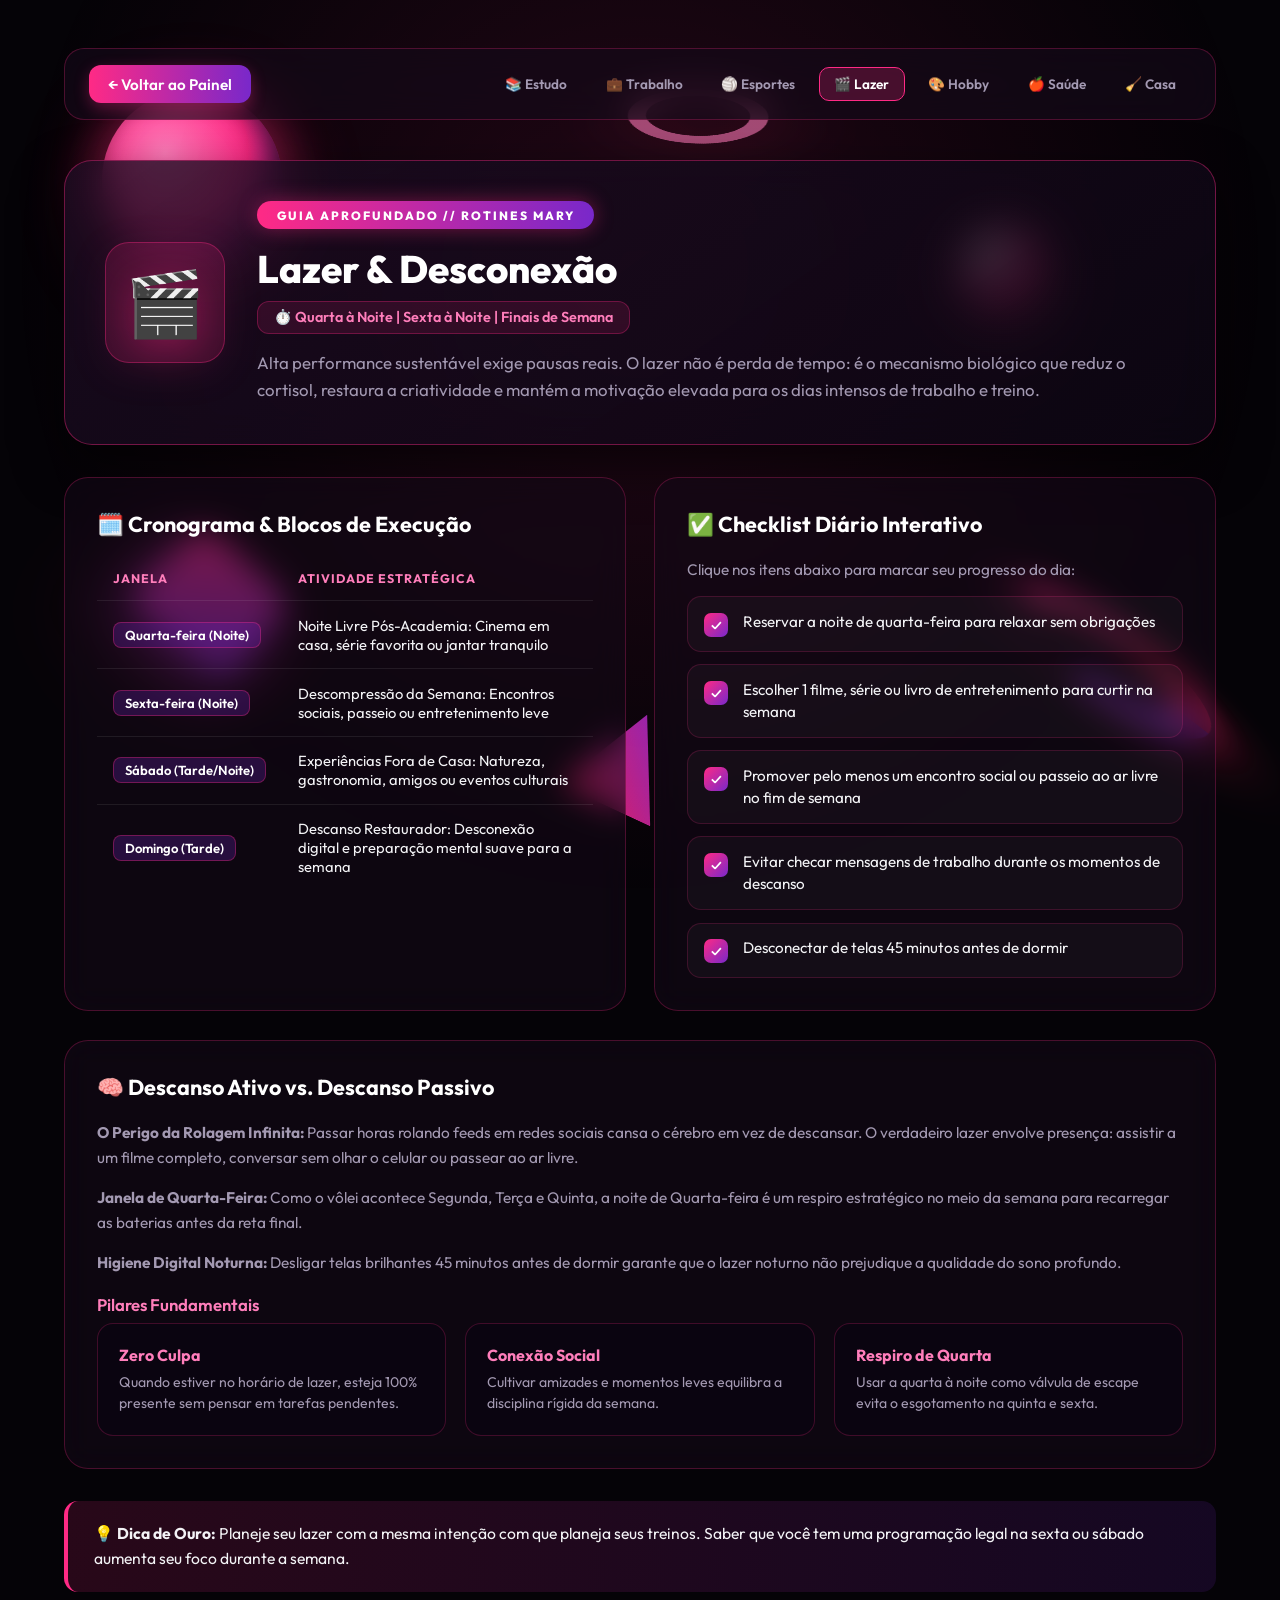
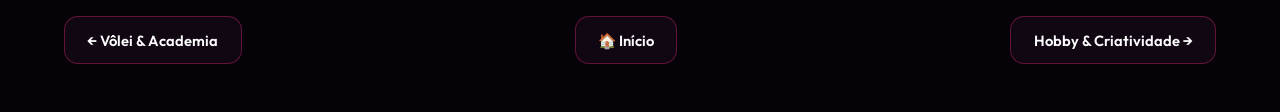
<file: lazer.html>
<!DOCTYPE html>
<html lang="pt-BR">
<head>
  <meta charset="UTF-8">
  <meta name="viewport" content="width=device-width, initial-scale=1.0">
  <title>Lazer & Desconexão // ROTINES MARY</title>
  <link rel="stylesheet" href="style.css">
  <link rel="preconnect" href="https://fonts.googleapis.com">
  <link rel="preconnect" href="https://fonts.gstatic.com" crossorigin>
  <link href="https://fonts.googleapis.com/css2?family=Outfit:wght@300;400;600;800&display=swap" rel="stylesheet">
</head>
<body>

  <!-- Elementos 3D Tridimensionais Flutuantes ao Fundo -->
  <div class="bg-3d-container" aria-hidden="true">
    <div class="shape3d sphere-1"></div>
    <div class="shape3d torus-1"></div>
    <div class="shape3d cube-1"></div>
    <div class="shape3d sphere-2"></div>
    <div class="shape3d pyramid-1"></div>
    <div class="shape3d torus-2"></div>
  </div>

  <!-- Overlay para profundidade -->
  <div class="overlay-glow"></div>

  <!-- Conteúdo da Página Secundária -->
  <div class="app-container">

    <!-- Barra de Navegação Superior -->
    <nav class="top-nav" aria-label="Navegação entre rotinas">
      <a href="index.html" class="btn-back">← Voltar ao Painel</a>
      <div class="quick-nav">
        <a href="estudo.html" class="">📚 Estudo</a>
        <a href="trabalho.html" class="">💼 Trabalho</a>
        <a href="esportes.html" class="">🏐 Esportes</a>
        <a href="lazer.html" class="active">🎬 Lazer</a>
        <a href="hobby.html" class="">🎨 Hobby</a>
        <a href="saude.html" class="">🍎 Saúde</a>
        <a href="casa.html" class="">🧹 Casa</a>
      </div>
    </nav>

    <!-- Cabeçalho Hero da Categoria -->
    <section class="subpage-hero">
      <div class="subpage-hero-icon">🎬</div>
      <div class="subpage-hero-content">
        <div class="badge">GUIA APROFUNDADO // ROTINES MARY</div>
        <h1>Lazer & Desconexão</h1>
        <div class="subpage-schedule">⏱️ Quarta à Noite | Sexta à Noite | Finais de Semana</div>
        <p>Alta performance sustentável exige pausas reais. O lazer não é perda de tempo: é o mecanismo biológico que reduz o cortisol, restaura a criatividade e mantém a motivação elevada para os dias intensos de trabalho e treino.</p>
      </div>
    </section>

    <!-- Grade de Conteúdo Aprofundado -->
    <section class="detail-grid">
      <!-- Bloco 1: Cronograma Detalhado -->
      <article class="detail-panel">
        <h2>🗓️ Cronograma & Blocos de Execução</h2>
        <table class="schedule-table">
          <thead>
            <tr>
              <th>Janela</th>
              <th>Atividade Estratégica</th>
            </tr>
          </thead>
          <tbody>
              <tr><td><span class="time-pill">Quarta-feira (Noite)</span></td><td>Noite Livre Pós-Academia: Cinema em casa, série favorita ou jantar tranquilo</td></tr>
              <tr><td><span class="time-pill">Sexta-feira (Noite)</span></td><td>Descompressão da Semana: Encontros sociais, passeio ou entretenimento leve</td></tr>
              <tr><td><span class="time-pill">Sábado (Tarde/Noite)</span></td><td>Experiências Fora de Casa: Natureza, gastronomia, amigos ou eventos culturais</td></tr>
              <tr><td><span class="time-pill">Domingo (Tarde)</span></td><td>Descanso Restaurador: Desconexão digital e preparação mental suave para a semana</td></tr>
          </tbody>
        </table>
      </article>

      <!-- Bloco 2: Checklist Interativo -->
      <article class="detail-panel">
        <h2>✅ Checklist Diário Interativo</h2>
        <p>Clique nos itens abaixo para marcar seu progresso do dia:</p>
        <ul class="interactive-checklist" id="checklist-lazer">
          <li onclick="toggleCheck(this)"><span class="check-box">✓</span><span class="check-text">Reservar a noite de quarta-feira para relaxar sem obrigações</span></li>
          <li onclick="toggleCheck(this)"><span class="check-box">✓</span><span class="check-text">Escolher 1 filme, série ou livro de entretenimento para curtir na semana</span></li>
          <li onclick="toggleCheck(this)"><span class="check-box">✓</span><span class="check-text">Promover pelo menos um encontro social ou passeio ao ar livre no fim de semana</span></li>
          <li onclick="toggleCheck(this)"><span class="check-box">✓</span><span class="check-text">Evitar checar mensagens de trabalho durante os momentos de descanso</span></li>
          <li onclick="toggleCheck(this)"><span class="check-box">✓</span><span class="check-text">Desconectar de telas 45 minutos antes de dormir</span></li>
        </ul>
      </article>

      <!-- Bloco 3: Metodologia Aprofundada -->
      <article class="detail-panel full-width">
        <h2>🧠 Descanso Ativo vs. Descanso Passivo</h2>
        <p><strong>O Perigo da Rolagem Infinita:</strong> Passar horas rolando feeds em redes sociais cansa o cérebro em vez de descansar. O verdadeiro lazer envolve presença: assistir a um filme completo, conversar sem olhar o celular ou passear ao ar livre.</p>
          <p><strong>Janela de Quarta-Feira:</strong> Como o vôlei acontece Segunda, Terça e Quinta, a noite de Quarta-feira é um respiro estratégico no meio da semana para recarregar as baterias antes da reta final.</p>
          <p><strong>Higiene Digital Noturna:</strong> Desligar telas brilhantes 45 minutos antes de dormir garante que o lazer noturno não prejudique a qualidade do sono profundo.</p>

        <h3>Pilares Fundamentais</h3>
        <div class="pillars-grid">
          <div class="pillar-box"><strong>Zero Culpa</strong><span>Quando estiver no horário de lazer, esteja 100% presente sem pensar em tarefas pendentes.</span></div>
          <div class="pillar-box"><strong>Conexão Social</strong><span>Cultivar amizades e momentos leves equilibra a disciplina rígida da semana.</span></div>
          <div class="pillar-box"><strong>Respiro de Quarta</strong><span>Usar a quarta à noite como válvula de escape evita o esgotamento na quinta e sexta.</span></div>
        </div>
      </article>
    </section>

    <!-- Dica de Ouro -->
    <div class="tip-banner">
      💡 <strong>Dica de Ouro:</strong> Planeje seu lazer com a mesma intenção com que planeja seus treinos. Saber que você tem uma programação legal na sexta ou sábado aumenta seu foco durante a semana.
    </div>

    <!-- Navegação Inferior Anterior / Próximo -->
    <div class="page-footer-nav">
      <a href="esportes.html" class="btn-nav-page">← Vôlei & Academia</a>
      <a href="index.html" class="btn-nav-page">🏠 Início</a>
      <a href="hobby.html" class="btn-nav-page">Hobby & Criatividade →</a>
    </div>

  </div>

  <script>
    // Persistência simples no navegador para o checklist interativo
    const pageKey = 'rotines_mary_check_lazer';
    const listEl = document.getElementById('checklist-lazer');

    function loadChecks() {
      const saved = JSON.parse(localStorage.getItem(pageKey) || '[]');
      const items = listEl.querySelectorAll('li');
      items.forEach((li, idx) => {
        if (saved.includes(idx)) {
          li.classList.add('checked');
        }
      });
    }

    function toggleCheck(li) {
      li.classList.toggle('checked');
      const items = Array.from(listEl.querySelectorAll('li'));
      const checkedIndices = items
        .map((el, idx) => el.classList.contains('checked') ? idx : -1)
        .filter(idx => idx !== -1);
      localStorage.setItem(pageKey, JSON.stringify(checkedIndices));
    }

    loadChecks();
  </script>

</body>
</html>
</file>
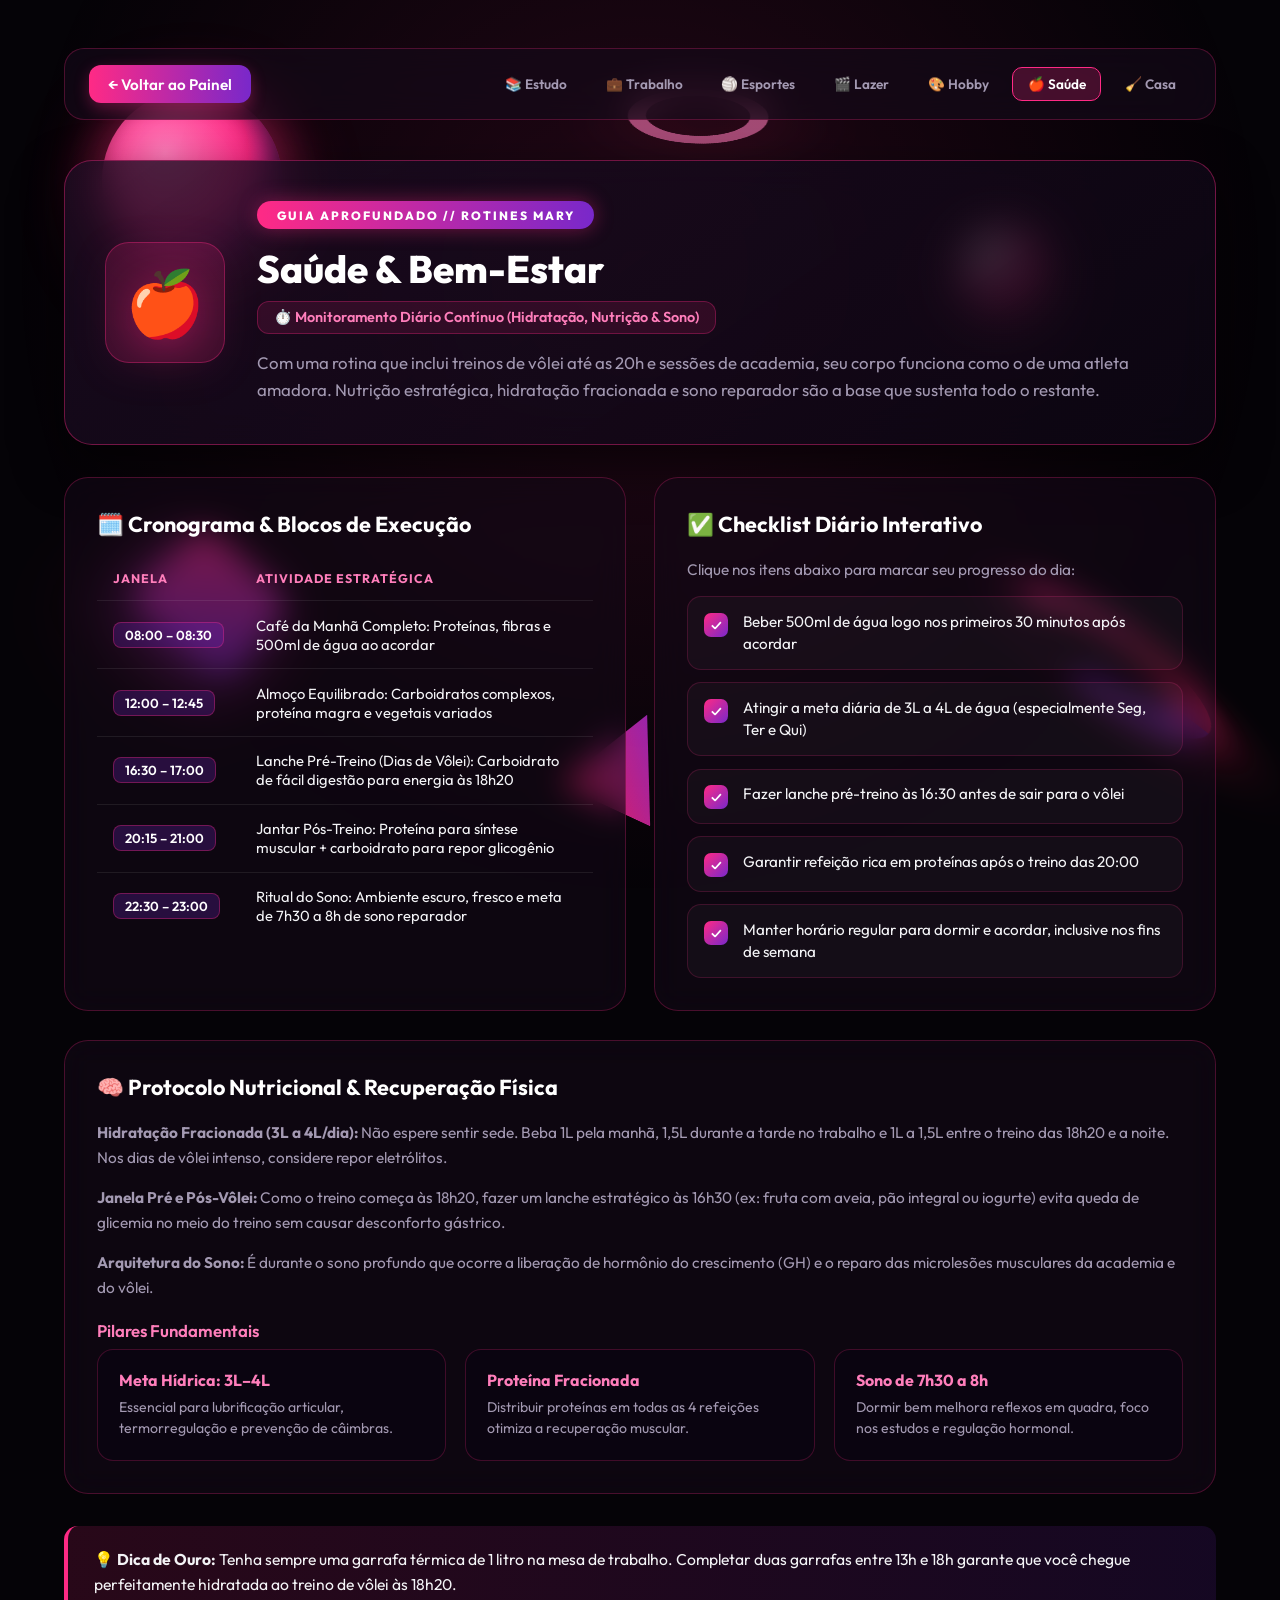
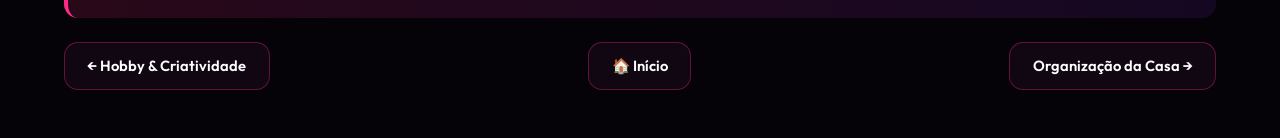
<file: saude.html>
<!DOCTYPE html>
<html lang="pt-BR">
<head>
  <meta charset="UTF-8">
  <meta name="viewport" content="width=device-width, initial-scale=1.0">
  <title>Saúde & Bem-Estar // ROTINES MARY</title>
  <link rel="stylesheet" href="style.css">
  <link rel="preconnect" href="https://fonts.googleapis.com">
  <link rel="preconnect" href="https://fonts.gstatic.com" crossorigin>
  <link href="https://fonts.googleapis.com/css2?family=Outfit:wght@300;400;600;800&display=swap" rel="stylesheet">
</head>
<body>

  <!-- Elementos 3D Tridimensionais Flutuantes ao Fundo -->
  <div class="bg-3d-container" aria-hidden="true">
    <div class="shape3d sphere-1"></div>
    <div class="shape3d torus-1"></div>
    <div class="shape3d cube-1"></div>
    <div class="shape3d sphere-2"></div>
    <div class="shape3d pyramid-1"></div>
    <div class="shape3d torus-2"></div>
  </div>

  <!-- Overlay para profundidade -->
  <div class="overlay-glow"></div>

  <!-- Conteúdo da Página Secundária -->
  <div class="app-container">

    <!-- Barra de Navegação Superior -->
    <nav class="top-nav" aria-label="Navegação entre rotinas">
      <a href="index.html" class="btn-back">← Voltar ao Painel</a>
      <div class="quick-nav">
        <a href="estudo.html" class="">📚 Estudo</a>
        <a href="trabalho.html" class="">💼 Trabalho</a>
        <a href="esportes.html" class="">🏐 Esportes</a>
        <a href="lazer.html" class="">🎬 Lazer</a>
        <a href="hobby.html" class="">🎨 Hobby</a>
        <a href="saude.html" class="active">🍎 Saúde</a>
        <a href="casa.html" class="">🧹 Casa</a>
      </div>
    </nav>

    <!-- Cabeçalho Hero da Categoria -->
    <section class="subpage-hero">
      <div class="subpage-hero-icon">🍎</div>
      <div class="subpage-hero-content">
        <div class="badge">GUIA APROFUNDADO // ROTINES MARY</div>
        <h1>Saúde & Bem-Estar</h1>
        <div class="subpage-schedule">⏱️ Monitoramento Diário Contínuo (Hidratação, Nutrição & Sono)</div>
        <p>Com uma rotina que inclui treinos de vôlei até as 20h e sessões de academia, seu corpo funciona como o de uma atleta amadora. Nutrição estratégica, hidratação fracionada e sono reparador são a base que sustenta todo o restante.</p>
      </div>
    </section>

    <!-- Grade de Conteúdo Aprofundado -->
    <section class="detail-grid">
      <!-- Bloco 1: Cronograma Detalhado -->
      <article class="detail-panel">
        <h2>🗓️ Cronograma & Blocos de Execução</h2>
        <table class="schedule-table">
          <thead>
            <tr>
              <th>Janela</th>
              <th>Atividade Estratégica</th>
            </tr>
          </thead>
          <tbody>
              <tr><td><span class="time-pill">08:00 – 08:30</span></td><td>Café da Manhã Completo: Proteínas, fibras e 500ml de água ao acordar</td></tr>
              <tr><td><span class="time-pill">12:00 – 12:45</span></td><td>Almoço Equilibrado: Carboidratos complexos, proteína magra e vegetais variados</td></tr>
              <tr><td><span class="time-pill">16:30 – 17:00</span></td><td>Lanche Pré-Treino (Dias de Vôlei): Carboidrato de fácil digestão para energia às 18h20</td></tr>
              <tr><td><span class="time-pill">20:15 – 21:00</span></td><td>Jantar Pós-Treino: Proteína para síntese muscular + carboidrato para repor glicogênio</td></tr>
              <tr><td><span class="time-pill">22:30 – 23:00</span></td><td>Ritual do Sono: Ambiente escuro, fresco e meta de 7h30 a 8h de sono reparador</td></tr>
          </tbody>
        </table>
      </article>

      <!-- Bloco 2: Checklist Interativo -->
      <article class="detail-panel">
        <h2>✅ Checklist Diário Interativo</h2>
        <p>Clique nos itens abaixo para marcar seu progresso do dia:</p>
        <ul class="interactive-checklist" id="checklist-saude">
          <li onclick="toggleCheck(this)"><span class="check-box">✓</span><span class="check-text">Beber 500ml de água logo nos primeiros 30 minutos após acordar</span></li>
          <li onclick="toggleCheck(this)"><span class="check-box">✓</span><span class="check-text">Atingir a meta diária de 3L a 4L de água (especialmente Seg, Ter e Qui)</span></li>
          <li onclick="toggleCheck(this)"><span class="check-box">✓</span><span class="check-text">Fazer lanche pré-treino às 16:30 antes de sair para o vôlei</span></li>
          <li onclick="toggleCheck(this)"><span class="check-box">✓</span><span class="check-text">Garantir refeição rica em proteínas após o treino das 20:00</span></li>
          <li onclick="toggleCheck(this)"><span class="check-box">✓</span><span class="check-text">Manter horário regular para dormir e acordar, inclusive nos fins de semana</span></li>
        </ul>
      </article>

      <!-- Bloco 3: Metodologia Aprofundada -->
      <article class="detail-panel full-width">
        <h2>🧠 Protocolo Nutricional & Recuperação Física</h2>
        <p><strong>Hidratação Fracionada (3L a 4L/dia):</strong> Não espere sentir sede. Beba 1L pela manhã, 1,5L durante a tarde no trabalho e 1L a 1,5L entre o treino das 18h20 e a noite. Nos dias de vôlei intenso, considere repor eletrólitos.</p>
          <p><strong>Janela Pré e Pós-Vôlei:</strong> Como o treino começa às 18h20, fazer um lanche estratégico às 16h30 (ex: fruta com aveia, pão integral ou iogurte) evita queda de glicemia no meio do treino sem causar desconforto gástrico.</p>
          <p><strong>Arquitetura do Sono:</strong> É durante o sono profundo que ocorre a liberação de hormônio do crescimento (GH) e o reparo das microlesões musculares da academia e do vôlei.</p>

        <h3>Pilares Fundamentais</h3>
        <div class="pillars-grid">
          <div class="pillar-box"><strong>Meta Hídrica: 3L–4L</strong><span>Essencial para lubrificação articular, termorregulação e prevenção de câimbras.</span></div>
          <div class="pillar-box"><strong>Proteína Fracionada</strong><span>Distribuir proteínas em todas as 4 refeições otimiza a recuperação muscular.</span></div>
          <div class="pillar-box"><strong>Sono de 7h30 a 8h</strong><span>Dormir bem melhora reflexos em quadra, foco nos estudos e regulação hormonal.</span></div>
        </div>
      </article>
    </section>

    <!-- Dica de Ouro -->
    <div class="tip-banner">
      💡 <strong>Dica de Ouro:</strong> Tenha sempre uma garrafa térmica de 1 litro na mesa de trabalho. Completar duas garrafas entre 13h e 18h garante que você chegue perfeitamente hidratada ao treino de vôlei às 18h20.
    </div>

    <!-- Navegação Inferior Anterior / Próximo -->
    <div class="page-footer-nav">
      <a href="hobby.html" class="btn-nav-page">← Hobby & Criatividade</a>
      <a href="index.html" class="btn-nav-page">🏠 Início</a>
      <a href="casa.html" class="btn-nav-page">Organização da Casa →</a>
    </div>

  </div>

  <script>
    // Persistência simples no navegador para o checklist interativo
    const pageKey = 'rotines_mary_check_saude';
    const listEl = document.getElementById('checklist-saude');

    function loadChecks() {
      const saved = JSON.parse(localStorage.getItem(pageKey) || '[]');
      const items = listEl.querySelectorAll('li');
      items.forEach((li, idx) => {
        if (saved.includes(idx)) {
          li.classList.add('checked');
        }
      });
    }

    function toggleCheck(li) {
      li.classList.toggle('checked');
      const items = Array.from(listEl.querySelectorAll('li'));
      const checkedIndices = items
        .map((el, idx) => el.classList.contains('checked') ? idx : -1)
        .filter(idx => idx !== -1);
      localStorage.setItem(pageKey, JSON.stringify(checkedIndices));
    }

    loadChecks();
  </script>

</body>
</html>
</file>
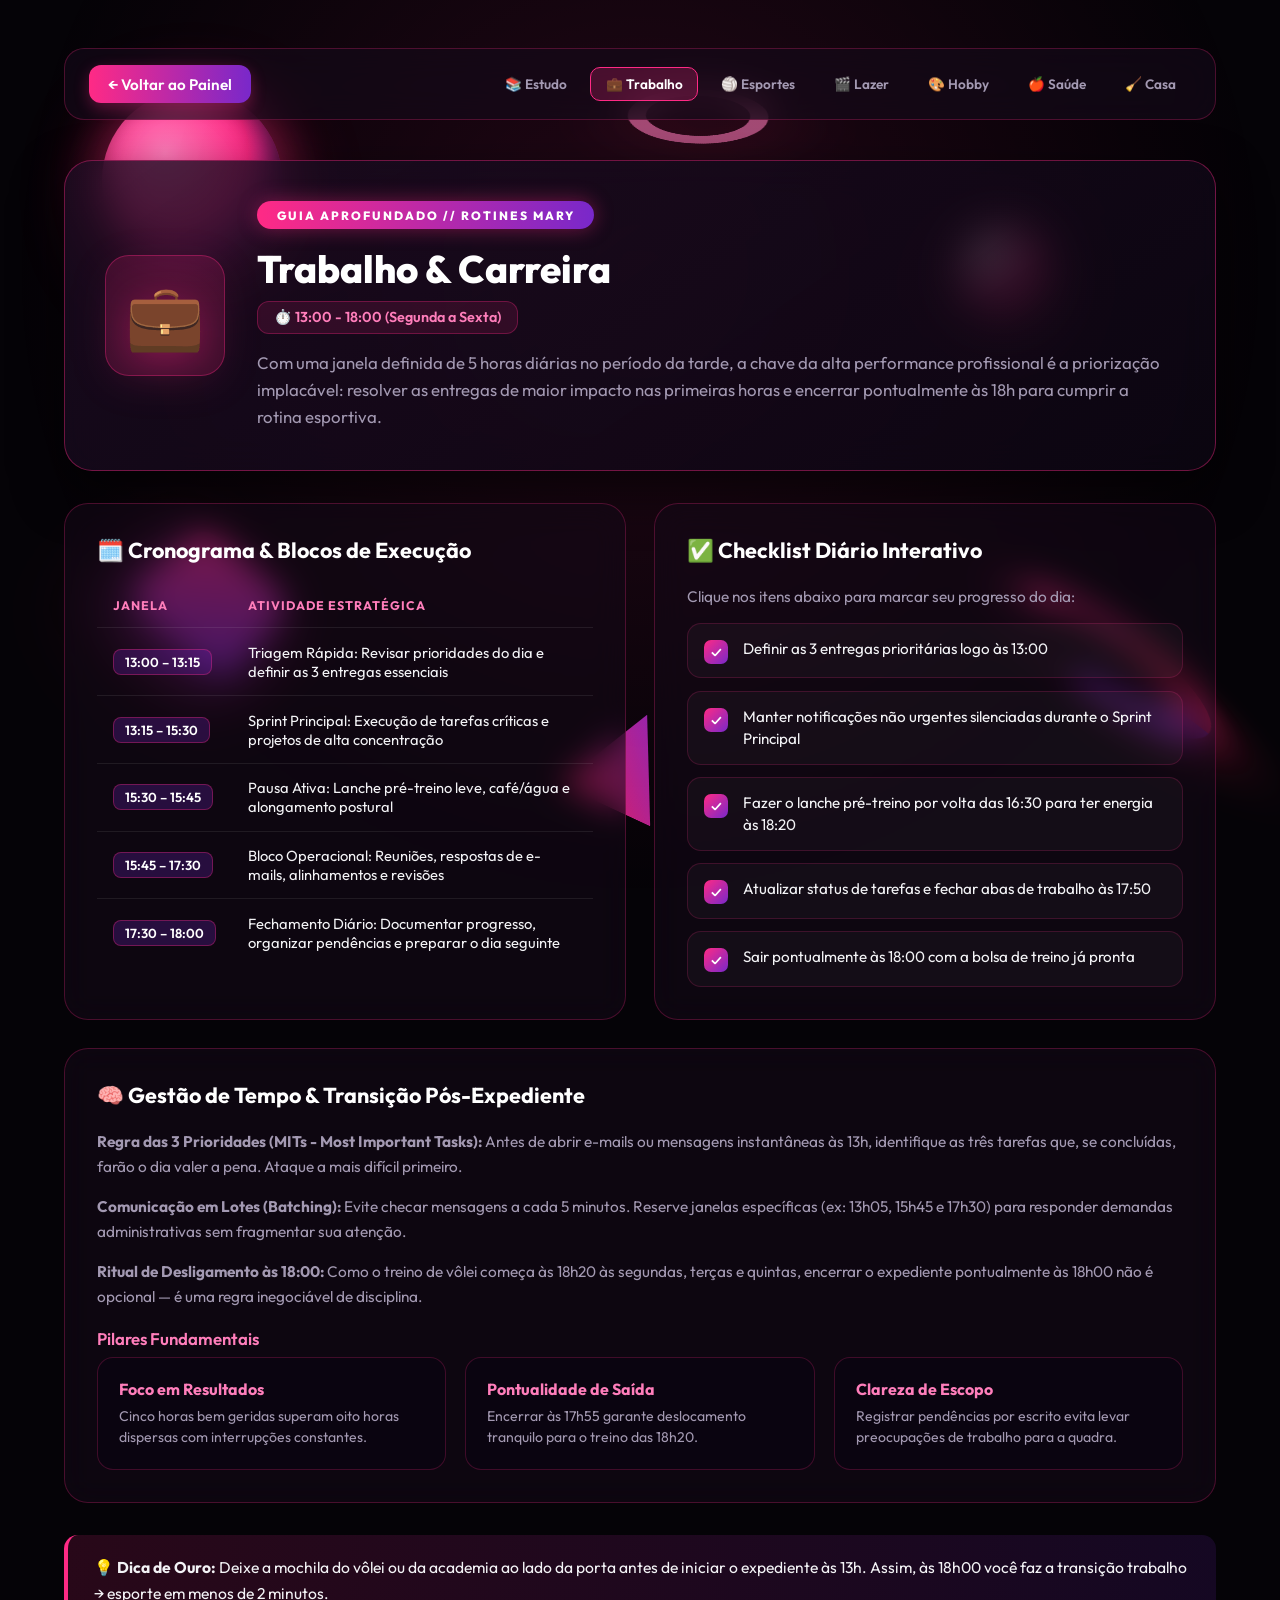
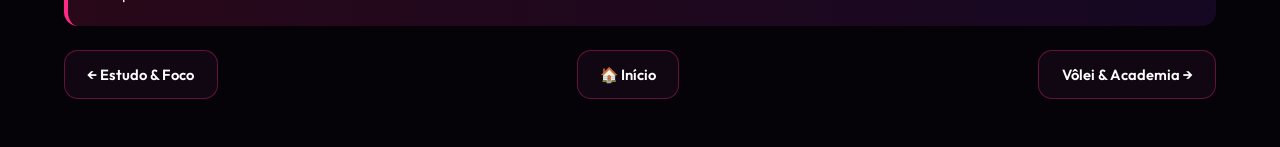
<file: trabalho.html>
<!DOCTYPE html>
<html lang="pt-BR">
<head>
  <meta charset="UTF-8">
  <meta name="viewport" content="width=device-width, initial-scale=1.0">
  <title>Trabalho & Carreira // ROTINES MARY</title>
  <link rel="stylesheet" href="style.css">
  <link rel="preconnect" href="https://fonts.googleapis.com">
  <link rel="preconnect" href="https://fonts.gstatic.com" crossorigin>
  <link href="https://fonts.googleapis.com/css2?family=Outfit:wght@300;400;600;800&display=swap" rel="stylesheet">
</head>
<body>

  <!-- Elementos 3D Tridimensionais Flutuantes ao Fundo -->
  <div class="bg-3d-container" aria-hidden="true">
    <div class="shape3d sphere-1"></div>
    <div class="shape3d torus-1"></div>
    <div class="shape3d cube-1"></div>
    <div class="shape3d sphere-2"></div>
    <div class="shape3d pyramid-1"></div>
    <div class="shape3d torus-2"></div>
  </div>

  <!-- Overlay para profundidade -->
  <div class="overlay-glow"></div>

  <!-- Conteúdo da Página Secundária -->
  <div class="app-container">

    <!-- Barra de Navegação Superior -->
    <nav class="top-nav" aria-label="Navegação entre rotinas">
      <a href="index.html" class="btn-back">← Voltar ao Painel</a>
      <div class="quick-nav">
        <a href="estudo.html" class="">📚 Estudo</a>
        <a href="trabalho.html" class="active">💼 Trabalho</a>
        <a href="esportes.html" class="">🏐 Esportes</a>
        <a href="lazer.html" class="">🎬 Lazer</a>
        <a href="hobby.html" class="">🎨 Hobby</a>
        <a href="saude.html" class="">🍎 Saúde</a>
        <a href="casa.html" class="">🧹 Casa</a>
      </div>
    </nav>

    <!-- Cabeçalho Hero da Categoria -->
    <section class="subpage-hero">
      <div class="subpage-hero-icon">💼</div>
      <div class="subpage-hero-content">
        <div class="badge">GUIA APROFUNDADO // ROTINES MARY</div>
        <h1>Trabalho & Carreira</h1>
        <div class="subpage-schedule">⏱️ 13:00 - 18:00 (Segunda a Sexta)</div>
        <p>Com uma janela definida de 5 horas diárias no período da tarde, a chave da alta performance profissional é a priorização implacável: resolver as entregas de maior impacto nas primeiras horas e encerrar pontualmente às 18h para cumprir a rotina esportiva.</p>
      </div>
    </section>

    <!-- Grade de Conteúdo Aprofundado -->
    <section class="detail-grid">
      <!-- Bloco 1: Cronograma Detalhado -->
      <article class="detail-panel">
        <h2>🗓️ Cronograma & Blocos de Execução</h2>
        <table class="schedule-table">
          <thead>
            <tr>
              <th>Janela</th>
              <th>Atividade Estratégica</th>
            </tr>
          </thead>
          <tbody>
              <tr><td><span class="time-pill">13:00 – 13:15</span></td><td>Triagem Rápida: Revisar prioridades do dia e definir as 3 entregas essenciais</td></tr>
              <tr><td><span class="time-pill">13:15 – 15:30</span></td><td>Sprint Principal: Execução de tarefas críticas e projetos de alta concentração</td></tr>
              <tr><td><span class="time-pill">15:30 – 15:45</span></td><td>Pausa Ativa: Lanche pré-treino leve, café/água e alongamento postural</td></tr>
              <tr><td><span class="time-pill">15:45 – 17:30</span></td><td>Bloco Operacional: Reuniões, respostas de e-mails, alinhamentos e revisões</td></tr>
              <tr><td><span class="time-pill">17:30 – 18:00</span></td><td>Fechamento Diário: Documentar progresso, organizar pendências e preparar o dia seguinte</td></tr>
          </tbody>
        </table>
      </article>

      <!-- Bloco 2: Checklist Interativo -->
      <article class="detail-panel">
        <h2>✅ Checklist Diário Interativo</h2>
        <p>Clique nos itens abaixo para marcar seu progresso do dia:</p>
        <ul class="interactive-checklist" id="checklist-trabalho">
          <li onclick="toggleCheck(this)"><span class="check-box">✓</span><span class="check-text">Definir as 3 entregas prioritárias logo às 13:00</span></li>
          <li onclick="toggleCheck(this)"><span class="check-box">✓</span><span class="check-text">Manter notificações não urgentes silenciadas durante o Sprint Principal</span></li>
          <li onclick="toggleCheck(this)"><span class="check-box">✓</span><span class="check-text">Fazer o lanche pré-treino por volta das 16:30 para ter energia às 18:20</span></li>
          <li onclick="toggleCheck(this)"><span class="check-box">✓</span><span class="check-text">Atualizar status de tarefas e fechar abas de trabalho às 17:50</span></li>
          <li onclick="toggleCheck(this)"><span class="check-box">✓</span><span class="check-text">Sair pontualmente às 18:00 com a bolsa de treino já pronta</span></li>
        </ul>
      </article>

      <!-- Bloco 3: Metodologia Aprofundada -->
      <article class="detail-panel full-width">
        <h2>🧠 Gestão de Tempo & Transição Pós-Expediente</h2>
        <p><strong>Regra das 3 Prioridades (MITs - Most Important Tasks):</strong> Antes de abrir e-mails ou mensagens instantâneas às 13h, identifique as três tarefas que, se concluídas, farão o dia valer a pena. Ataque a mais difícil primeiro.</p>
          <p><strong>Comunicação em Lotes (Batching):</strong> Evite checar mensagens a cada 5 minutos. Reserve janelas específicas (ex: 13h05, 15h45 e 17h30) para responder demandas administrativas sem fragmentar sua atenção.</p>
          <p><strong>Ritual de Desligamento às 18:00:</strong> Como o treino de vôlei começa às 18h20 às segundas, terças e quintas, encerrar o expediente pontualmente às 18h00 não é opcional — é uma regra inegociável de disciplina.</p>

        <h3>Pilares Fundamentais</h3>
        <div class="pillars-grid">
          <div class="pillar-box"><strong>Foco em Resultados</strong><span>Cinco horas bem geridas superam oito horas dispersas com interrupções constantes.</span></div>
          <div class="pillar-box"><strong>Pontualidade de Saída</strong><span>Encerrar às 17h55 garante deslocamento tranquilo para o treino das 18h20.</span></div>
          <div class="pillar-box"><strong>Clareza de Escopo</strong><span>Registrar pendências por escrito evita levar preocupações de trabalho para a quadra.</span></div>
        </div>
      </article>
    </section>

    <!-- Dica de Ouro -->
    <div class="tip-banner">
      💡 <strong>Dica de Ouro:</strong> Deixe a mochila do vôlei ou da academia ao lado da porta antes de iniciar o expediente às 13h. Assim, às 18h00 você faz a transição trabalho → esporte em menos de 2 minutos.
    </div>

    <!-- Navegação Inferior Anterior / Próximo -->
    <div class="page-footer-nav">
      <a href="estudo.html" class="btn-nav-page">← Estudo & Foco</a>
      <a href="index.html" class="btn-nav-page">🏠 Início</a>
      <a href="esportes.html" class="btn-nav-page">Vôlei & Academia →</a>
    </div>

  </div>

  <script>
    // Persistência simples no navegador para o checklist interativo
    const pageKey = 'rotines_mary_check_trabalho';
    const listEl = document.getElementById('checklist-trabalho');

    function loadChecks() {
      const saved = JSON.parse(localStorage.getItem(pageKey) || '[]');
      const items = listEl.querySelectorAll('li');
      items.forEach((li, idx) => {
        if (saved.includes(idx)) {
          li.classList.add('checked');
        }
      });
    }

    function toggleCheck(li) {
      li.classList.toggle('checked');
      const items = Array.from(listEl.querySelectorAll('li'));
      const checkedIndices = items
        .map((el, idx) => el.classList.contains('checked') ? idx : -1)
        .filter(idx => idx !== -1);
      localStorage.setItem(pageKey, JSON.stringify(checkedIndices));
    }

    loadChecks();
  </script>

</body>
</html>
</file>
<file: style.css>
/* ==========================================================================
   RESET E CONFIGURAÇÕES GERAIS
   ========================================================================== */
* {
  margin: 0;
  padding: 0;
  box-sizing: border-box;
  font-family: 'Outfit', -apple-system, BlinkMacSystemFont, sans-serif;
}

:root {
  /* Paleta de Cores Rosa em Degradê 3D */
  --bg-black: #050307;
  --pink-neon: #ff2a85;
  --pink-magenta: #ee1d52;
  --purple-glow: #7928ca;
  --pink-soft: #ff7ebb;
  
  --card-bg: rgba(20, 10, 25, 0.55);
  --card-border: rgba(255, 42, 133, 0.25);
  --text-main: #f3f3f6;
  --text-muted: #a399b2;
}

body {
  background-color: var(--bg-black);
  color: var(--text-main);
  min-height: 100vh;
  overflow-x: hidden;
  position: relative;
  display: flex;
  justify-content: center;
}

/* ==========================================================================
   OBJETOS TRIDIMENSIONAIS (3D) VOANDO AO FUNDO
   ========================================================================== */
.bg-3d-container {
  position: fixed;
  top: 0;
  left: 0;
  width: 100vw;
  height: 100vh;
  overflow: hidden;
  z-index: 0;
  pointer-events: none;
  perspective: 1000px;
}

.overlay-glow {
  position: fixed;
  top: 0;
  left: 0;
  width: 100vw;
  height: 100vh;
  background: radial-gradient(circle at 50% 30%, rgba(255, 42, 133, 0.12), transparent 70%);
  z-index: 1;
  pointer-events: none;
}

.shape3d {
  position: absolute;
  transform-style: preserve-3d;
  filter: drop-shadow(0 15px 35px rgba(238, 29, 82, 0.4));
  animation: float 18s infinite ease-in-out alternate;
}

.sphere-1 {
  width: 180px;
  height: 180px;
  border-radius: 50%;
  top: 10%;
  left: 8%;
  background: radial-gradient(circle at 35% 35%, var(--pink-soft), var(--pink-neon), var(--purple-glow));
  box-shadow: inset -10px -10px 30px rgba(0, 0, 0, 0.8), 0 0 50px rgba(255, 42, 133, 0.4);
  animation-duration: 14s;
}

.torus-1 {
  width: 220px;
  height: 220px;
  border-radius: 50%;
  border: 35px solid transparent;
  border-top-color: var(--pink-neon);
  border-right-color: var(--pink-magenta);
  border-bottom-color: var(--purple-glow);
  bottom: 15%;
  right: 5%;
  transform: rotateX(65deg) rotateY(25deg);
  animation: rotateTorus 22s infinite linear;
  box-shadow: 0 0 40px rgba(255, 42, 133, 0.3);
}

.cube-1 {
  width: 120px;
  height: 120px;
  top: 60%;
  left: 12%;
  background: linear-gradient(135deg, var(--pink-neon), var(--purple-glow));
  border-radius: 20px;
  transform: rotateX(45deg) rotateY(45deg) rotateZ(20deg);
  animation: cubeSpin 16s infinite ease-in-out alternate;
  box-shadow: 0 20px 50px rgba(121, 40, 202, 0.5);
}

.sphere-2 {
  width: 90px;
  height: 90px;
  border-radius: 50%;
  top: 25%;
  right: 18%;
  background: radial-gradient(circle at 30% 30%, #ffffff, var(--pink-neon), var(--pink-magenta));
  box-shadow: inset -5px -5px 20px rgba(0, 0, 0, 0.7), 0 0 35px rgba(255, 126, 187, 0.5);
  animation-duration: 10s;
}

.pyramid-1 {
  width: 100px;
  height: 100px;
  bottom: 10%;
  left: 45%;
  background: linear-gradient(45deg, var(--pink-magenta), var(--purple-glow));
  clip-path: polygon(50% 0%, 100% 100%, 0% 100%);
  transform: rotate(25deg);
  animation: float 12s infinite ease-in-out reverse;
}

.torus-2 {
  width: 140px;
  height: 140px;
  border-radius: 50%;
  border: 18px solid var(--pink-soft);
  top: 5%;
  right: 40%;
  opacity: 0.6;
  transform: rotateX(50deg) rotateZ(-30deg);
  animation: float 20s infinite ease-in-out;
}

@keyframes float {
  0% { transform: translateY(0px) rotate(0deg) scale(1); }
  50% { transform: translateY(-35px) rotate(15deg) scale(1.05); }
  100% { transform: translateY(20px) rotate(-10deg) scale(0.95); }
}

@keyframes rotateTorus {
  0% { transform: rotateX(65deg) rotateY(0deg) rotateZ(0deg); }
  100% { transform: rotateX(65deg) rotateY(360deg) rotateZ(360deg); }
}

@keyframes cubeSpin {
  0% { transform: rotateX(15deg) rotateY(15deg) translateY(0); }
  50% { transform: rotateX(180deg) rotateY(90deg) translateY(-40px); }
  100% { transform: rotateX(360deg) rotateY(360deg) translateY(0); }
}

/* ==========================================================================
   LAYOUT PRINCIPAL E CONTAINER
   ========================================================================== */
.app-container {
  position: relative;
  z-index: 2;
  width: 100%;
  max-width: 1200px;
  padding: 3rem 1.5rem;
  display: flex;
  flex-direction: column;
  align-items: center;
}

.main-header {
  text-align: center;
  margin-bottom: 3.5rem;
}

.badge {
  display: inline-block;
  padding: 0.4rem 1.2rem;
  font-size: 0.75rem;
  font-weight: 800;
  letter-spacing: 2px;
  color: #fff;
  background: linear-gradient(90deg, var(--pink-neon), var(--purple-glow));
  border-radius: 50px;
  margin-bottom: 1rem;
  box-shadow: 0 0 20px rgba(255, 42, 133, 0.4);
}

.main-header h1 {
  font-size: 3rem;
  font-weight: 800;
  letter-spacing: -1px;
  color: #ffffff;
  margin-bottom: 0.8rem;
}

.main-header h1 span {
  background: linear-gradient(90deg, var(--pink-soft), var(--pink-neon), var(--purple-glow));
  -webkit-background-clip: text;
  -webkit-text-fill-color: transparent;
}

.main-header p {
  color: var(--text-muted);
  font-size: 1.1rem;
  max-width: 650px;
  margin: 0 auto;
}

/* ==========================================================================
   GRID E CARDS DE ROTINAS (LINKS CLICÁVEIS)
   ========================================================================== */
.grid-container {
  display: grid;
  grid-template-columns: repeat(auto-fit, minmax(300px, 1fr));
  gap: 1.8rem;
  width: 100%;
}

.card-link {
  text-decoration: none;
  color: inherit;
  display: flex;
}

.card {
  width: 100%;
  background: var(--card-bg);
  backdrop-filter: blur(16px);
  -webkit-backdrop-filter: blur(16px);
  border: 1px solid var(--card-border);
  border-radius: 24px;
  padding: 2rem;
  cursor: pointer;
  transition: all 0.4s cubic-bezier(0.175, 0.885, 0.32, 1.275);
  position: relative;
  overflow: hidden;
  display: flex;
  flex-direction: column;
  justify-content: space-between;
}

.card::before {
  content: '';
  position: absolute;
  top: 0;
  left: 0;
  width: 100%;
  height: 100%;
  background: radial-gradient(circle at top left, rgba(255, 42, 133, 0.15), transparent 60%);
  opacity: 0;
  transition: opacity 0.4s ease;
}

.card:hover {
  transform: translateY(-10px) scale(1.02);
  border-color: var(--pink-neon);
  box-shadow: 0 20px 40px rgba(0, 0, 0, 0.6), 0 0 30px rgba(255, 42, 133, 0.3);
}

.card:hover::before {
  opacity: 1;
}

.card-icon {
  font-size: 2.8rem;
  margin-bottom: 1.2rem;
  display: inline-block;
  filter: drop-shadow(0 5px 15px rgba(255, 42, 133, 0.3));
}

.card h2 {
  font-size: 1.4rem;
  font-weight: 600;
  color: #fff;
  margin-bottom: 0.6rem;
}

.card-desc {
  font-size: 0.95rem;
  color: var(--text-muted);
  line-height: 1.5;
  margin-bottom: 1.5rem;
}

.card-footer {
  display: flex;
  align-items: center;
  justify-content: space-between;
  gap: 0.8rem;
  margin-top: auto;
}

.card-tag {
  font-size: 0.75rem;
  font-weight: 600;
  color: var(--pink-soft);
  background: rgba(255, 42, 133, 0.1);
  border: 1px solid rgba(255, 42, 133, 0.3);
  padding: 0.3rem 0.8rem;
  border-radius: 12px;
}

.card-arrow {
  font-size: 0.85rem;
  font-weight: 600;
  color: #fff;
  opacity: 0.8;
  transition: transform 0.3s ease, color 0.3s ease;
}

.card:hover .card-arrow {
  transform: translateX(5px);
  color: var(--pink-neon);
  opacity: 1;
}

.highlight-card {
  border-color: rgba(255, 42, 133, 0.6);
  background: linear-gradient(145deg, rgba(35, 12, 35, 0.7), rgba(15, 5, 20, 0.8));
}

/* ==========================================================================
   PÁGINAS SECUNDÁRIAS (NAVEGAÇÃO, CONTEÚDO APROFUNDADO E CHECKLIST)
   ========================================================================== */
.top-nav {
  width: 100%;
  display: flex;
  flex-wrap: wrap;
  align-items: center;
  justify-content: space-between;
  gap: 1rem;
  margin-bottom: 2.5rem;
  padding: 1rem 1.5rem;
  background: rgba(20, 10, 25, 0.65);
  backdrop-filter: blur(16px);
  -webkit-backdrop-filter: blur(16px);
  border: 1px solid rgba(255, 42, 133, 0.25);
  border-radius: 20px;
}

.btn-back {
  display: inline-flex;
  align-items: center;
  gap: 0.6rem;
  text-decoration: none;
  color: #fff;
  font-weight: 600;
  font-size: 0.95rem;
  padding: 0.6rem 1.2rem;
  border-radius: 12px;
  background: linear-gradient(90deg, var(--pink-neon), var(--purple-glow));
  box-shadow: 0 5px 15px rgba(255, 42, 133, 0.3);
  transition: transform 0.2s ease, box-shadow 0.2s ease;
}

.btn-back:hover {
  transform: translateY(-2px);
  box-shadow: 0 8px 25px rgba(255, 42, 133, 0.5);
}

.quick-nav {
  display: flex;
  flex-wrap: wrap;
  gap: 0.5rem;
}

.quick-nav a {
  text-decoration: none;
  color: var(--text-muted);
  font-size: 0.85rem;
  font-weight: 600;
  padding: 0.45rem 0.9rem;
  border-radius: 10px;
  border: 1px solid transparent;
  transition: all 0.2s ease;
}

.quick-nav a:hover {
  color: #fff;
  background: rgba(255, 42, 133, 0.12);
  border-color: rgba(255, 42, 133, 0.3);
}

.quick-nav a.active {
  color: #fff;
  background: rgba(255, 42, 133, 0.22);
  border-color: var(--pink-neon);
}

.subpage-hero {
  width: 100%;
  background: linear-gradient(145deg, rgba(28, 12, 34, 0.78), rgba(12, 6, 18, 0.88));
  backdrop-filter: blur(18px);
  -webkit-backdrop-filter: blur(18px);
  border: 1px solid rgba(255, 42, 133, 0.4);
  border-radius: 28px;
  padding: 2.5rem;
  margin-bottom: 2rem;
  display: flex;
  align-items: center;
  gap: 2rem;
  box-shadow: 0 20px 50px rgba(0, 0, 0, 0.6);
}

.subpage-hero-icon {
  font-size: 4rem;
  background: rgba(255, 42, 133, 0.15);
  border: 1px solid rgba(255, 42, 133, 0.35);
  padding: 1.2rem;
  border-radius: 24px;
  flex-shrink: 0;
  filter: drop-shadow(0 8px 20px rgba(255, 42, 133, 0.4));
}

.subpage-hero-content h1 {
  font-size: 2.4rem;
  font-weight: 800;
  color: #fff;
  margin-bottom: 0.5rem;
}

.subpage-schedule {
  display: inline-block;
  font-size: 0.9rem;
  font-weight: 600;
  color: var(--pink-soft);
  background: rgba(255, 42, 133, 0.12);
  border: 1px solid rgba(255, 42, 133, 0.3);
  padding: 0.4rem 1rem;
  border-radius: 12px;
  margin-bottom: 1rem;
}

.subpage-hero-content p {
  color: var(--text-muted);
  font-size: 1.05rem;
  line-height: 1.6;
}

.detail-grid {
  display: grid;
  grid-template-columns: repeat(2, 1fr);
  gap: 1.8rem;
  width: 100%;
  margin-bottom: 2rem;
}

.detail-panel {
  background: var(--card-bg);
  backdrop-filter: blur(16px);
  -webkit-backdrop-filter: blur(16px);
  border: 1px solid var(--card-border);
  border-radius: 24px;
  padding: 2rem;
}

.detail-panel.full-width {
  grid-column: 1 / -1;
}

.detail-panel h2 {
  font-size: 1.35rem;
  font-weight: 700;
  color: #fff;
  margin-bottom: 1.2rem;
  display: flex;
  align-items: center;
  gap: 0.6rem;
}

.detail-panel h3 {
  font-size: 1.05rem;
  font-weight: 600;
  color: var(--pink-soft);
  margin-top: 1.2rem;
  margin-bottom: 0.5rem;
}

.detail-panel p {
  color: var(--text-muted);
  font-size: 0.96rem;
  line-height: 1.65;
  margin-bottom: 0.9rem;
}

/* Tabela de Cronograma / Blocos */
.schedule-table {
  width: 100%;
  border-collapse: collapse;
  margin-top: 0.5rem;
}

.schedule-table th,
.schedule-table td {
  text-align: left;
  padding: 0.9rem 1rem;
  border-bottom: 1px solid rgba(255, 255, 255, 0.08);
  font-size: 0.92rem;
}

.schedule-table th {
  color: var(--pink-soft);
  font-weight: 700;
  text-transform: uppercase;
  font-size: 0.78rem;
  letter-spacing: 1px;
}

.schedule-table td {
  color: var(--text-main);
}

.schedule-table tr:last-child td {
  border-bottom: none;
}

.time-pill {
  display: inline-block;
  background: rgba(121, 40, 202, 0.25);
  border: 1px solid rgba(255, 42, 133, 0.35);
  color: #fff;
  font-weight: 600;
  padding: 0.25rem 0.7rem;
  border-radius: 8px;
  font-size: 0.82rem;
  white-space: nowrap;
}

/* Checklist Interativo */
.interactive-checklist {
  list-style: none;
  display: flex;
  flex-direction: column;
  gap: 0.8rem;
}

.interactive-checklist li {
  display: flex;
  align-items: flex-start;
  gap: 0.9rem;
  padding: 0.85rem 1rem;
  background: rgba(255, 255, 255, 0.03);
  border: 1px solid rgba(255, 42, 133, 0.18);
  border-radius: 14px;
  cursor: pointer;
  transition: all 0.25s ease;
}

.interactive-checklist li:hover {
  background: rgba(255, 42, 133, 0.08);
  border-color: rgba(255, 42, 133, 0.45);
}

.interactive-checklist li.checked {
  opacity: 0.65;
  border-color: rgba(121, 40, 202, 0.4);
}

.interactive-checklist li.checked .check-text {
  text-decoration: line-through;
  color: var(--text-muted);
}

.check-box {
  display: flex;
  align-items: center;
  justify-content: center;
  width: 24px;
  height: 24px;
  border-radius: 7px;
  background: linear-gradient(135deg, var(--pink-neon), var(--purple-glow));
  color: #fff;
  font-size: 0.8rem;
  font-weight: bold;
  flex-shrink: 0;
  margin-top: 2px;
}

.check-text {
  font-size: 0.95rem;
  color: var(--text-main);
  line-height: 1.45;
}

/* Cards de Pilares / Métricas */
.pillars-grid {
  display: grid;
  grid-template-columns: repeat(auto-fit, minmax(220px, 1fr));
  gap: 1.2rem;
  margin-top: 0.5rem;
}

.pillar-box {
  background: rgba(12, 6, 18, 0.65);
  border: 1px solid rgba(255, 42, 133, 0.22);
  border-radius: 16px;
  padding: 1.3rem;
}

.pillar-box strong {
  display: block;
  color: var(--pink-soft);
  font-size: 1rem;
  margin-bottom: 0.4rem;
}

.pillar-box span {
  color: var(--text-muted);
  font-size: 0.88rem;
  line-height: 1.5;
  display: block;
}

.tip-banner {
  width: 100%;
  background: linear-gradient(90deg, rgba(255, 42, 133, 0.14), rgba(121, 40, 202, 0.14));
  border-left: 4px solid var(--pink-neon);
  border-radius: 14px;
  padding: 1.3rem 1.6rem;
  font-size: 0.98rem;
  color: var(--text-main);
  line-height: 1.6;
}

.page-footer-nav {
  width: 100%;
  display: flex;
  justify-content: space-between;
  align-items: center;
  gap: 1rem;
  margin-top: 1.5rem;
}

.btn-nav-page {
  text-decoration: none;
  color: #fff;
  background: rgba(20, 10, 25, 0.75);
  border: 1px solid rgba(255, 42, 133, 0.35);
  padding: 0.85rem 1.4rem;
  border-radius: 14px;
  font-weight: 600;
  font-size: 0.92rem;
  transition: all 0.25s ease;
}

.btn-nav-page:hover {
  border-color: var(--pink-neon);
  background: rgba(255, 42, 133, 0.15);
  transform: translateY(-2px);
}

/* RESPONSIVIDADE */
@media (max-width: 860px) {
  .detail-grid {
    grid-template-columns: 1fr;
  }
  .subpage-hero {
    flex-direction: column;
    text-align: center;
    padding: 1.8rem;
  }
}

@media (max-width: 768px) {
  .main-header h1 {
    font-size: 2.2rem;
  }
  .grid-container {
    grid-template-columns: 1fr;
  }
  .page-footer-nav {
    flex-direction: column;
    align-items: stretch;
    text-align: center;
  }
}
</file>
